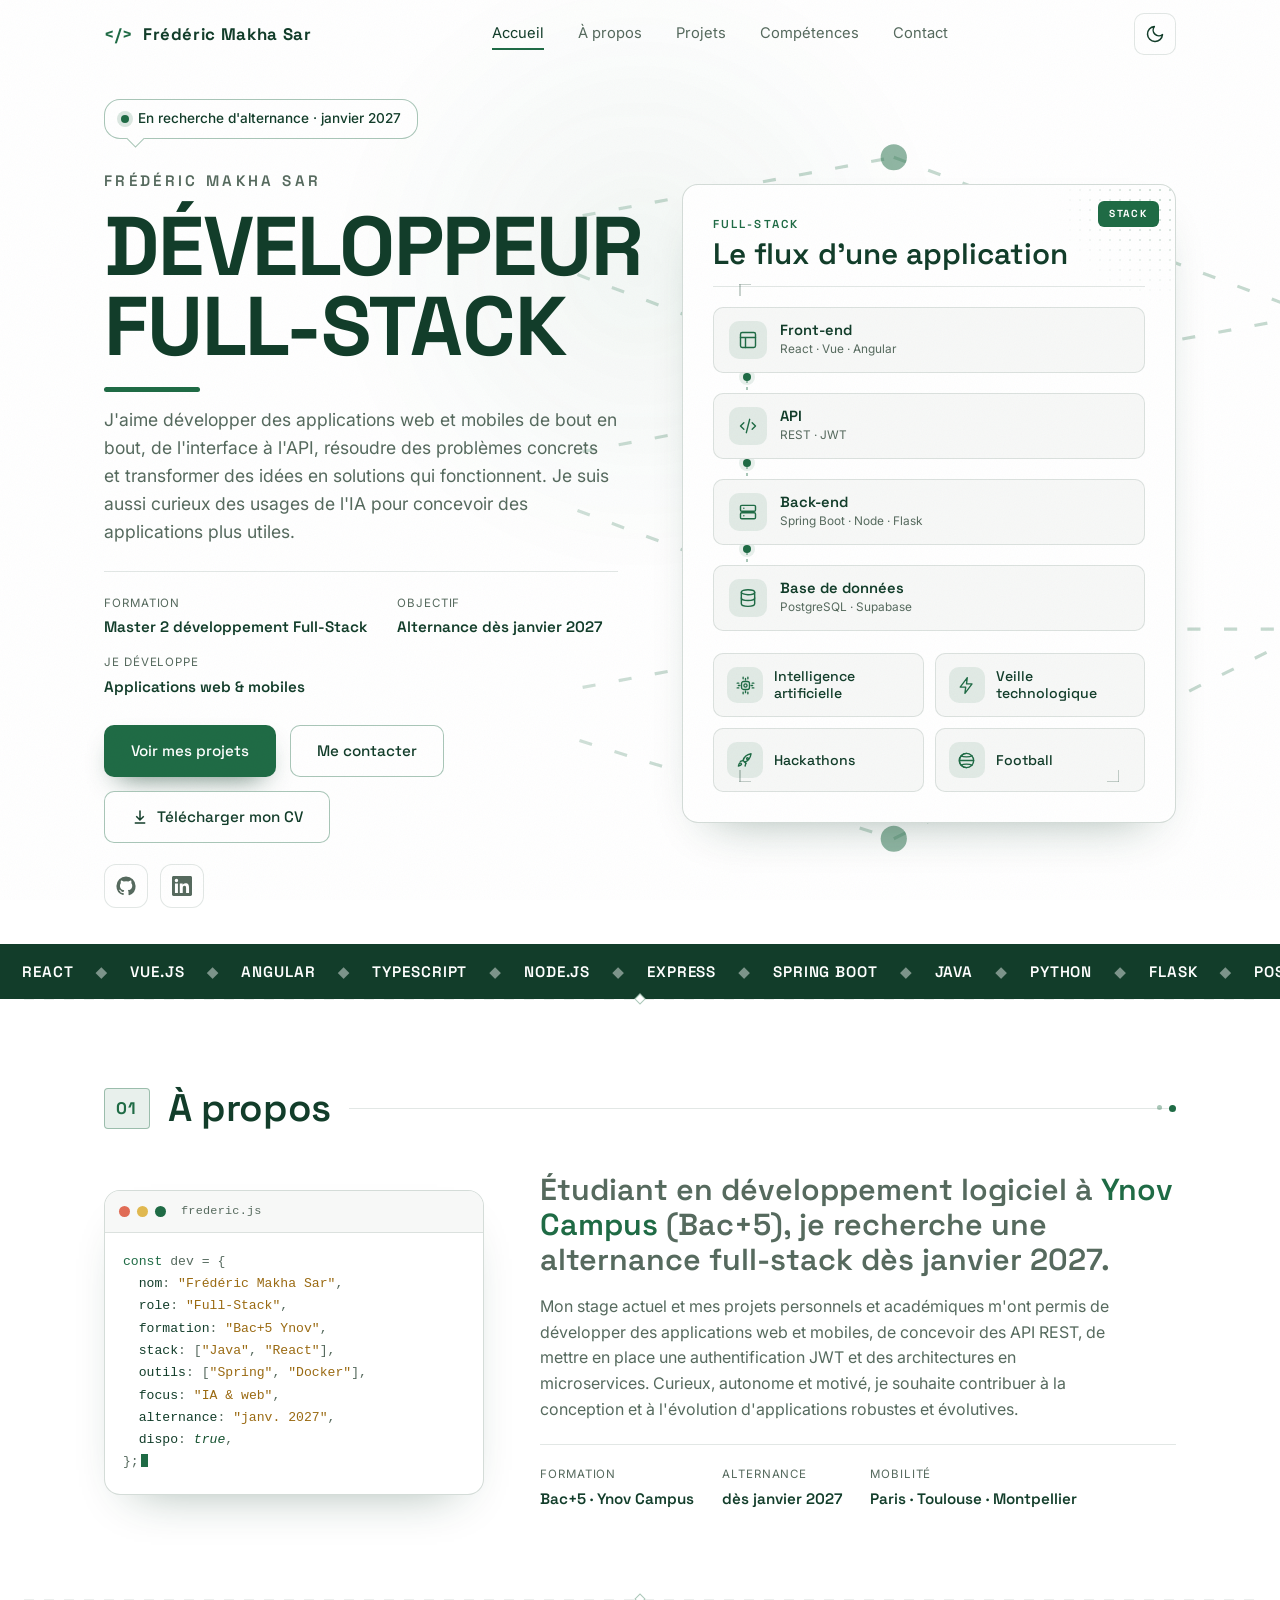
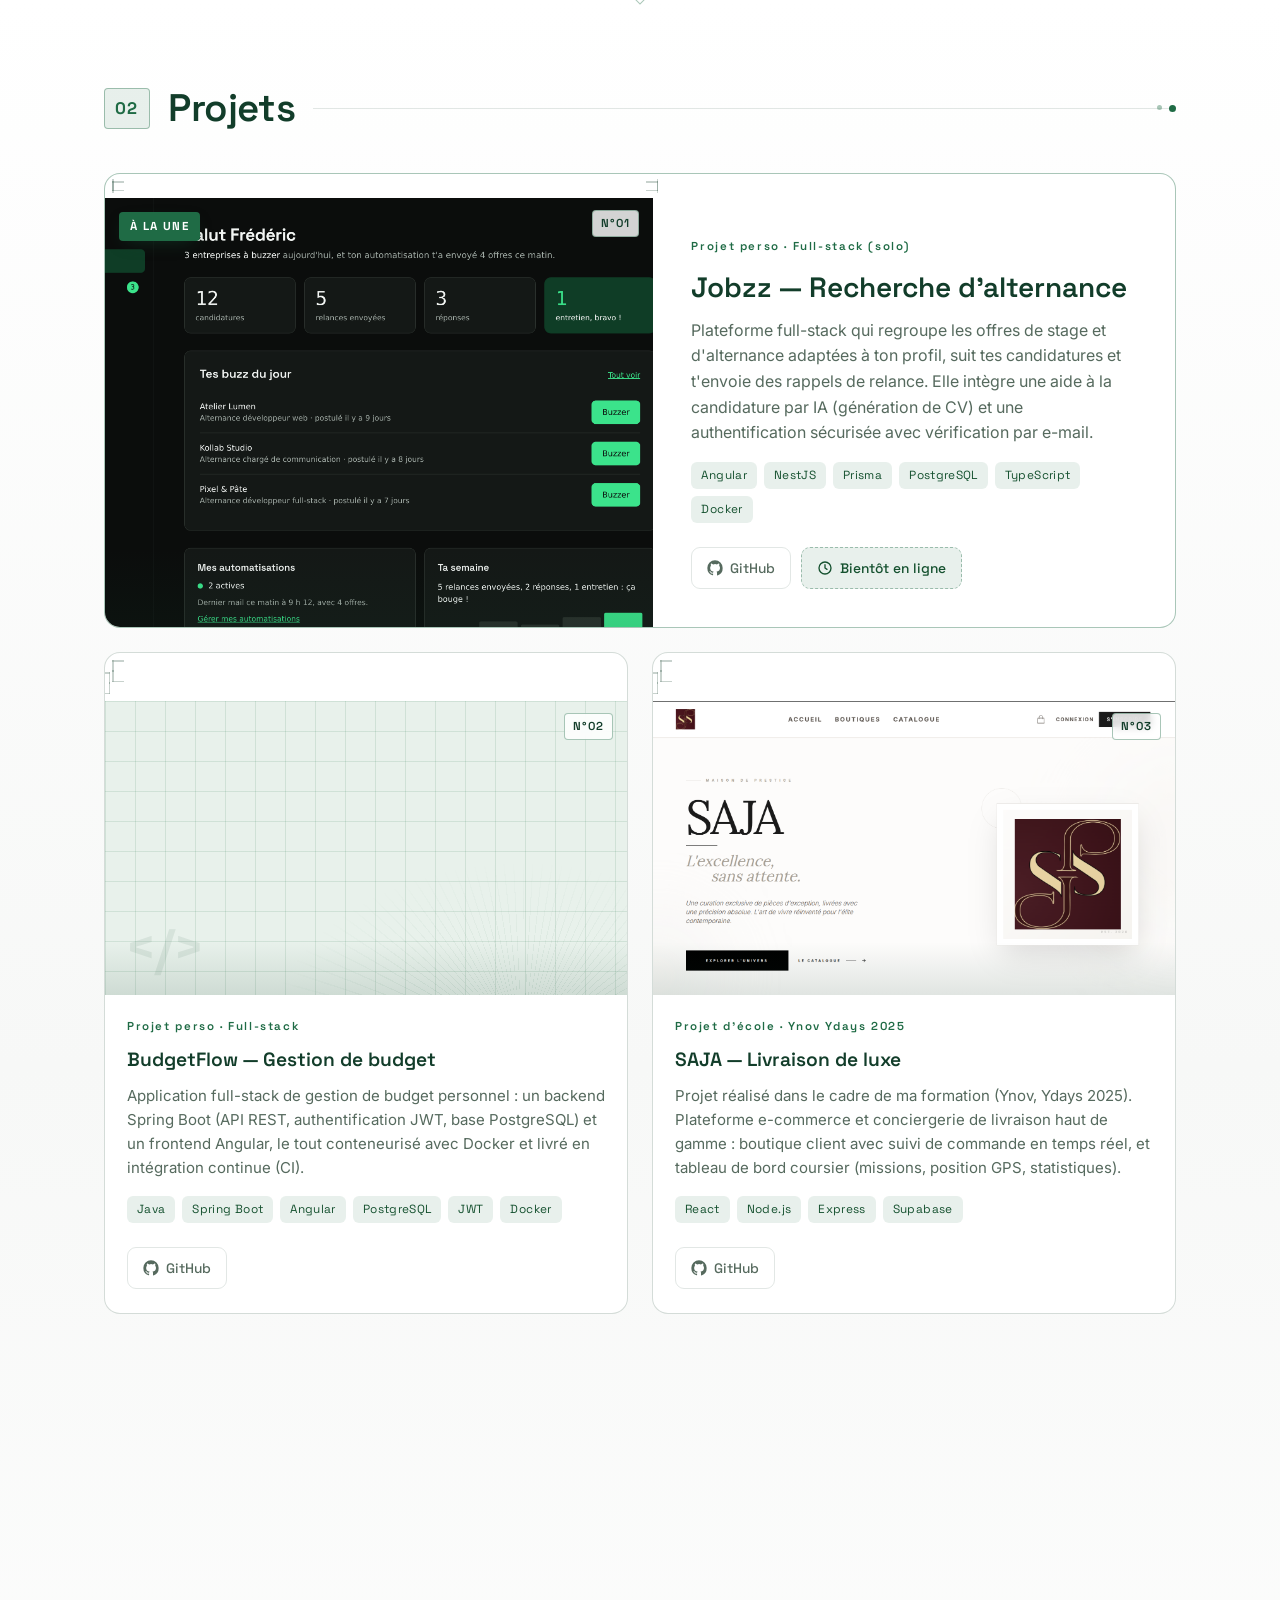
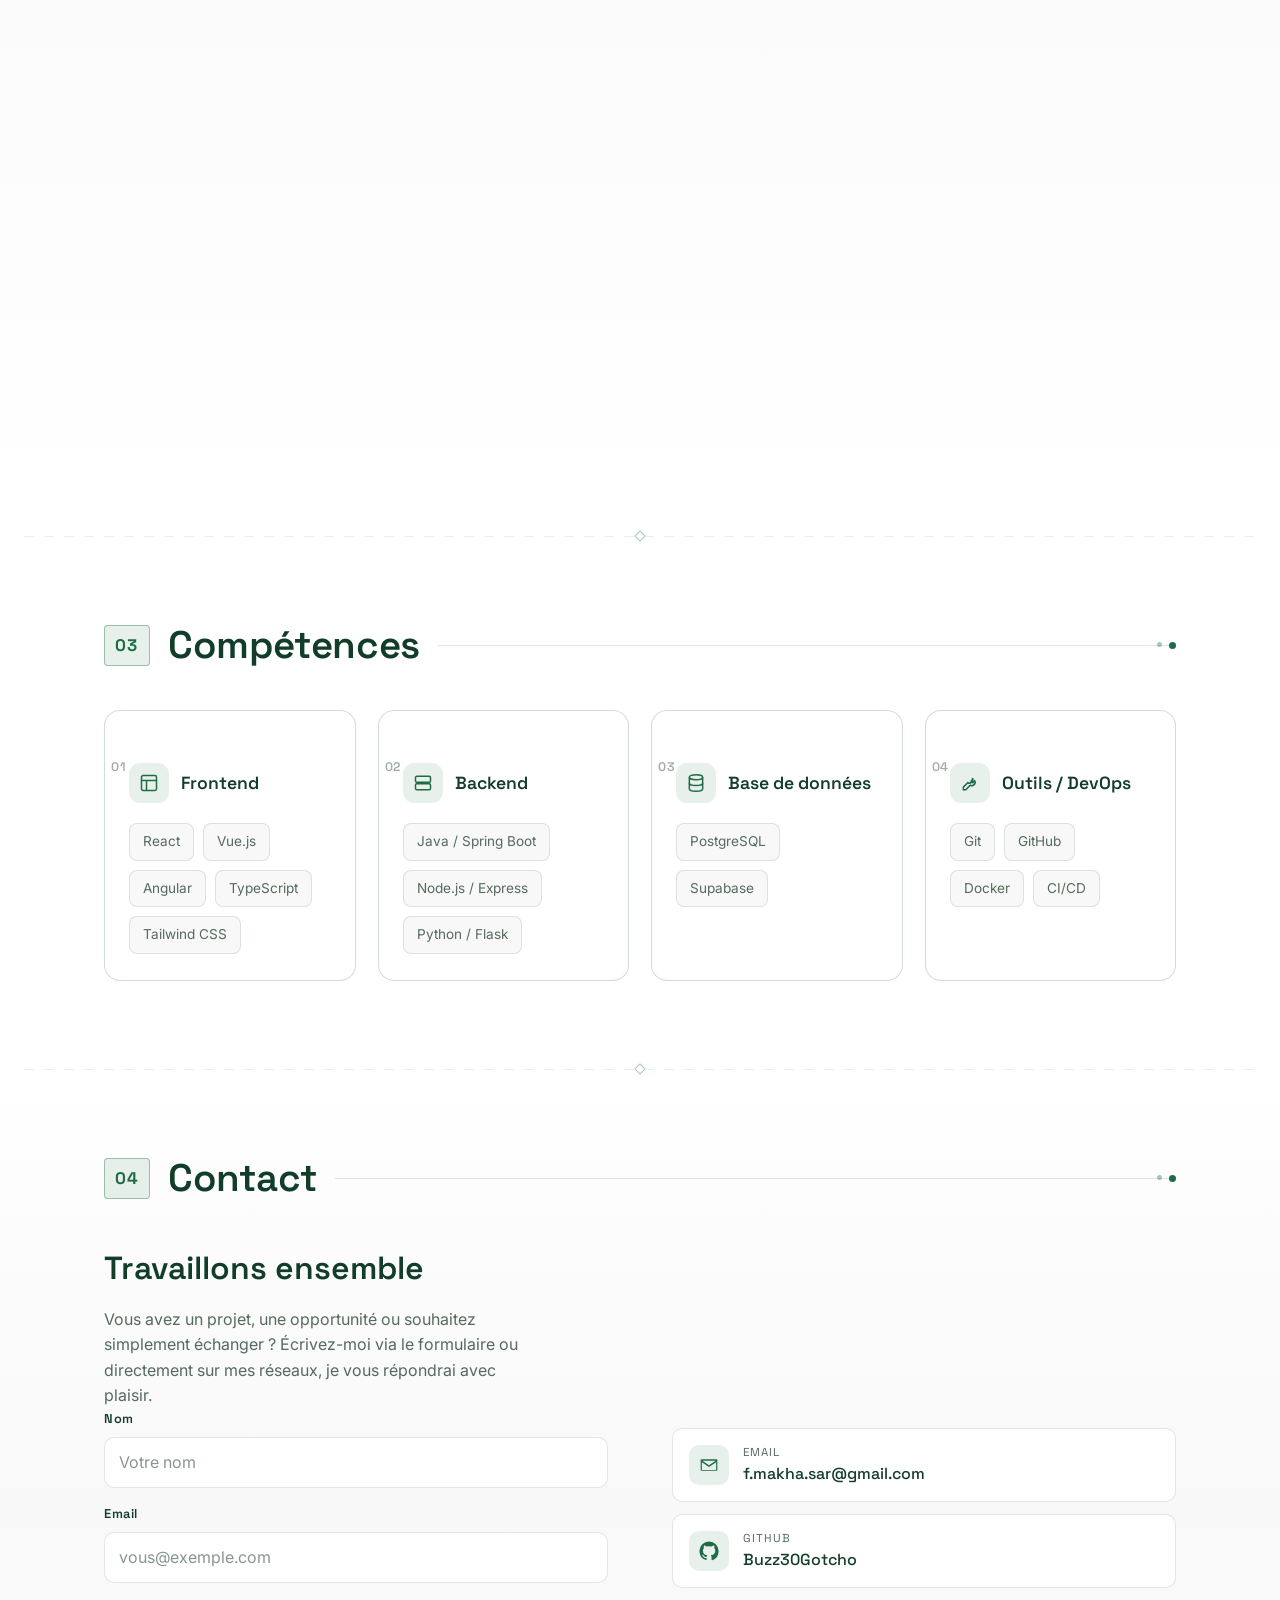
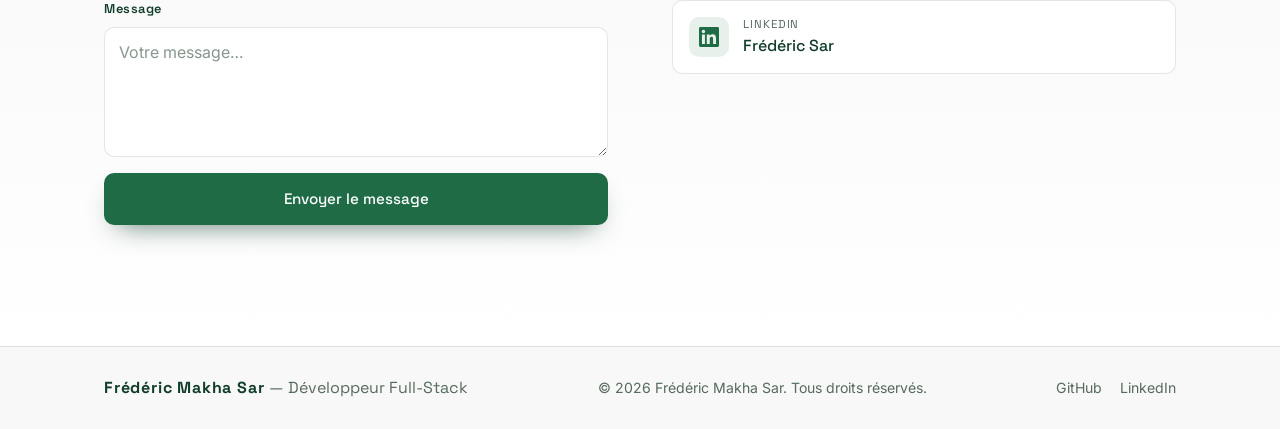
<file: docs/index.html>
<!DOCTYPE html>
<html lang="fr">
<head>
  <meta charset="UTF-8" />
  <meta name="viewport" content="width=device-width, initial-scale=1.0" />

  <title>Frédéric Makha Sar — Développeur Full-Stack</title>
  <meta name="description" content="Portfolio de Frédéric Makha Sar, développeur Full-Stack. J'aime concevoir des sites et des applications web modernes, performantes et bien pensées." />
  <meta name="author" content="Frédéric Makha Sar" />
  <meta name="theme-color" content="#FFFFFF" />

  <!-- Thème appliqué avant le rendu pour éviter le flash (clair / sombre) -->
  <script>
    (function () {
      try {
        var saved = localStorage.getItem("theme");
        var prefersDark = window.matchMedia("(prefers-color-scheme: dark)").matches;
        var theme = saved || (prefersDark ? "dark" : "light");
        document.documentElement.setAttribute("data-theme", theme);
      } catch (e) {}
    })();
  </script>

  <!-- Open Graph -->
  <meta property="og:type" content="website" />
  <meta property="og:title" content="Frédéric Makha Sar — Développeur Full-Stack" />
  <meta property="og:description" content="J'aime concevoir des sites et des applications web modernes, performantes et adaptées aux besoins des utilisateurs." />
  <meta property="og:image" content="https://buzz30gotcho.github.io/buzz-portfolio/assets/images/og-image.png" />
  <meta property="og:image:width" content="1200" />
  <meta property="og:image:height" content="630" />
  <meta property="og:image:alt" content="Frédéric Makha Sar — Développeur Full-Stack" />
  <meta property="og:url" content="https://buzz30gotcho.github.io/buzz-portfolio/" />

  <!-- Twitter -->
  <meta name="twitter:card" content="summary_large_image" />
  <meta name="twitter:title" content="Frédéric Makha Sar — Développeur Full-Stack" />
  <meta name="twitter:description" content="J'aime concevoir des sites et des applications web modernes, performantes et adaptées aux besoins des utilisateurs." />
  <meta name="twitter:image" content="https://buzz30gotcho.github.io/buzz-portfolio/assets/images/og-image.png" />

  <link rel="canonical" href="https://buzz30gotcho.github.io/buzz-portfolio/" />
  <link rel="icon" type="image/svg+xml" href="assets/icons/favicon.svg" />
  <link rel="preconnect" href="https://fonts.googleapis.com" />
  <link rel="preconnect" href="https://fonts.gstatic.com" crossorigin />
  <link href="https://fonts.googleapis.com/css2?family=Space+Grotesk:wght@400;500;600;700&family=Inter:wght@400;500;600&display=swap" rel="stylesheet" />

  <link rel="stylesheet" href="css/style.css" />

  <!-- Données structurées (SEO) -->
  <script type="application/ld+json">
  {
    "@context": "https://schema.org",
    "@type": "Person",
    "name": "Frédéric Makha Sar",
    "jobTitle": "Développeur Full-Stack",
    "url": "https://buzz30gotcho.github.io/buzz-portfolio/",
    "email": "mailto:f.makha.sar@gmail.com",
    "sameAs": [
      "https://github.com/Buzz30Gotcho",
      "https://www.linkedin.com/in/frederic-sar-a377061a3/"
    ]
  }
  </script>
</head>
<body>
  <a class="skip-link" href="#main">Aller au contenu</a>
  <div class="grain" aria-hidden="true"></div>
  <div class="progress" id="progress" aria-hidden="true"></div>

  <!-- ===== Navbar ===== -->
  <header class="nav" id="nav">
    <div class="container nav__inner">
      <a href="#home" class="nav__brand" aria-label="Frédéric Makha Sar — accueil">
        <span class="nav__logo">&lt;/&gt;</span>
        <span class="nav__name">Frédéric&nbsp;Makha&nbsp;Sar</span>
      </a>

      <nav class="nav__menu" id="nav-menu" aria-label="Navigation principale">
        <ul class="nav__list">
          <li><a href="#home" class="nav__link">Accueil</a></li>
          <li><a href="#about" class="nav__link">À propos</a></li>
          <li><a href="#projects" class="nav__link">Projets</a></li>
          <li><a href="#skills" class="nav__link">Compétences</a></li>
          <li><a href="#contact" class="nav__link">Contact</a></li>
        </ul>
      </nav>

      <button class="theme-toggle" id="theme-toggle" type="button" aria-label="Basculer le thème sombre">
        <svg class="icon-moon" viewBox="0 0 24 24" aria-hidden="true"><path d="M21 12.8A9 9 0 1 1 11.2 3a7 7 0 0 0 9.8 9.8z"/></svg>
        <svg class="icon-sun" viewBox="0 0 24 24" aria-hidden="true"><circle cx="12" cy="12" r="4.5"/><path d="M12 2v2.5M12 19.5V22M2 12h2.5M19.5 12H22M4.9 4.9l1.8 1.8M17.3 17.3l1.8 1.8M19.1 4.9l-1.8 1.8M6.7 17.3l-1.8 1.8"/></svg>
      </button>

      <button class="nav__toggle" id="nav-toggle" aria-label="Ouvrir le menu" aria-expanded="false" aria-controls="nav-menu">
        <span></span><span></span><span></span>
      </button>
    </div>
  </header>

  <main id="main">
    <!-- ===== Hero ===== -->
    <section class="hero" id="home">
      <div class="hero__glow" aria-hidden="true"></div>
      <!-- Réseau de neurones animé — ambiance tech / IA, discret -->
      <div class="hero__ai" aria-hidden="true">
        <svg viewBox="0 0 480 360" preserveAspectRatio="xMidYMid slice">
          <g class="ai-edges">
            <line x1="70" y1="90" x2="230" y2="60"/>
            <line x1="70" y1="90" x2="230" y2="150"/>
            <line x1="70" y1="180" x2="230" y2="150"/>
            <line x1="70" y1="180" x2="230" y2="240"/>
            <line x1="70" y1="270" x2="230" y2="240"/>
            <line x1="70" y1="270" x2="230" y2="320"/>
            <line x1="230" y1="60" x2="390" y2="120"/>
            <line x1="230" y1="150" x2="390" y2="120"/>
            <line x1="230" y1="240" x2="390" y2="240"/>
            <line x1="230" y1="320" x2="390" y2="240"/>
          </g>
          <g class="ai-nodes">
            <circle cx="70" cy="90" r="5"/>
            <circle cx="70" cy="180" r="5"/>
            <circle cx="70" cy="270" r="5"/>
            <circle cx="230" cy="60" r="5"/>
            <circle cx="230" cy="150" r="5"/>
            <circle cx="230" cy="240" r="5"/>
            <circle cx="230" cy="320" r="5"/>
            <circle cx="390" cy="120" r="5"/>
            <circle cx="390" cy="240" r="5"/>
          </g>
        </svg>
      </div>

      <div class="container hero__inner">
        <div class="hero__intro">
          <p class="hero__eyebrow reveal">
            <span class="hero__status" aria-hidden="true"></span>
            En recherche d'alternance · janvier 2027
          </p>

          <p class="hero__name reveal">Frédéric Makha Sar</p>

          <div class="hero__title-wrap reveal">
            <h1 class="hero__title">Développeur<br />Full-Stack</h1>
            <span class="hero__accent" aria-hidden="true"></span>
          </div>

          <p class="hero__tagline reveal">
            J'aime développer des applications web et mobiles de bout en bout,
            de l'interface à l'API, résoudre des problèmes concrets et transformer
            des idées en solutions qui fonctionnent. Je suis aussi curieux des
            usages de l'IA pour concevoir des applications plus utiles.
          </p>

          <ul class="hero__facts reveal">
            <li><span>Formation</span>Master 2 développement Full-Stack</li>
            <li><span>Objectif</span>Alternance dès janvier 2027</li>
            <li><span>Je développe</span>Applications web &amp; mobiles</li>
          </ul>

          <div class="hero__actions reveal">
            <a href="#projects" class="btn btn--primary">Voir mes projets</a>
            <a href="#contact" class="btn btn--ghost">Me contacter</a>
            <a href="cv-frederic-makha-sar.pdf" class="btn btn--ghost" download>
              <svg viewBox="0 0 24 24" width="18" height="18" fill="currentColor" aria-hidden="true"><path d="M12 3a1 1 0 0 1 1 1v9.6l3.3-3.3 1.4 1.4L12 17.4l-5.7-5.7 1.4-1.4L11 13.6V4a1 1 0 0 1 1-1ZM5 19h14v2H5v-2Z"/></svg>
              Télécharger mon CV
            </a>
          </div>

          <div class="hero__socials reveal">
            <a href="https://github.com/Buzz30Gotcho" class="social" target="_blank" rel="noopener noreferrer" aria-label="Profil GitHub">
              <svg viewBox="0 0 24 24" aria-hidden="true"><path d="M12 .5A11.5 11.5 0 0 0 .5 12a11.5 11.5 0 0 0 7.86 10.92c.57.1.78-.25.78-.55v-2c-3.2.7-3.87-1.37-3.87-1.37-.53-1.34-1.3-1.7-1.3-1.7-1.06-.72.08-.71.08-.71 1.17.08 1.79 1.2 1.79 1.2 1.04 1.79 2.74 1.27 3.4.97.11-.76.41-1.27.74-1.56-2.55-.29-5.24-1.28-5.24-5.68 0-1.26.45-2.28 1.18-3.08-.12-.29-.51-1.46.11-3.05 0 0 .97-.31 3.18 1.18a11 11 0 0 1 5.8 0c2.2-1.49 3.17-1.18 3.17-1.18.63 1.59.23 2.76.12 3.05.74.8 1.18 1.82 1.18 3.08 0 4.41-2.69 5.38-5.25 5.67.42.36.8 1.08.8 2.18v3.23c0 .31.2.66.79.55A11.5 11.5 0 0 0 23.5 12 11.5 11.5 0 0 0 12 .5Z"/></svg>
            </a>
            <a href="https://www.linkedin.com/in/frederic-sar-a377061a3/" class="social" target="_blank" rel="noopener noreferrer" aria-label="Profil LinkedIn">
              <svg viewBox="0 0 24 24" aria-hidden="true"><path d="M20.45 20.45h-3.56v-5.57c0-1.33-.02-3.04-1.85-3.04-1.85 0-2.13 1.45-2.13 2.94v5.67H9.35V9h3.42v1.56h.05c.48-.9 1.64-1.85 3.37-1.85 3.6 0 4.27 2.37 4.27 5.46v6.28zM5.34 7.43a2.07 2.07 0 1 1 0-4.14 2.07 2.07 0 0 1 0 4.14zM7.12 20.45H3.55V9h3.57v11.45zM22.22 0H1.77C.79 0 0 .77 0 1.73v20.54C0 23.23.79 24 1.77 24h20.45c.98 0 1.78-.77 1.78-1.73V1.73C24 .77 23.2 0 22.22 0z"/></svg>
            </a>
          </div>
        </div>

        <aside class="hero__side panel reveal" id="hero-side" aria-label="Mon profil de développeur">
          <span class="panel__tag" aria-hidden="true">STACK</span>
          <span class="corner corner--tl" aria-hidden="true"></span>
          <span class="corner corner--tr" aria-hidden="true"></span>
          <span class="corner corner--bl" aria-hidden="true"></span>
          <span class="corner corner--br" aria-hidden="true"></span>
          <div class="hero__side-head">
            <span class="hero__side-kicker">Full-stack</span>
            <h2 class="hero__side-title">Le flux d'une application</h2>
          </div>

          <!-- Signature : le parcours d'une donnée à travers la stack -->
          <div class="stack" id="stack" aria-label="De l'interface à la base de données, en passant par l'API et le back-end">
            <!-- Flux full-stack injecté depuis js/script.js -->
          </div>

          <div class="passions" id="passions-grid">
            <!-- Passions injectées depuis js/script.js -->
          </div>
        </aside>
      </div>

    </section>

    <!-- ===== Bandeau défilant (stack) ===== -->
    <div class="marquee" aria-hidden="true">
      <div class="marquee__track" id="marquee">
        <!-- Items injectés depuis js/script.js -->
      </div>
    </div>

    <!-- ===== À propos ===== -->
    <section class="section" id="about">
      <div class="container">
        <header class="section__head reveal">
          <span class="section__index">01</span>
          <div class="section__heading">
            <h2 class="section__title">À propos</h2>
          </div>
          <span class="section__rule" aria-hidden="true"></span>
        </header>

        <div class="about">
          <div class="about__terminal reveal" role="img" aria-label="Carte de présentation : Frédéric Makha Sar, développeur Full-Stack, formation Bac+5 à Ynov Campus, stack Java, React, Spring Boot et Docker, en recherche d'alternance dès janvier 2027 sur Paris, Toulouse ou Montpellier.">
            <div class="term__bar" aria-hidden="true">
              <span class="term__dot"></span>
              <span class="term__dot"></span>
              <span class="term__dot"></span>
              <span class="term__file">frederic.js</span>
            </div>
<pre class="term__body" aria-hidden="true"><code><span class="tok-kw">const</span> dev = {
  <span class="tok-key">nom</span>: <span class="tok-str">"Frédéric Makha Sar"</span>,
  <span class="tok-key">role</span>: <span class="tok-str">"Full-Stack"</span>,
  <span class="tok-key">formation</span>: <span class="tok-str">"Bac+5 Ynov"</span>,
  <span class="tok-key">stack</span>: [<span class="tok-str">"Java"</span>, <span class="tok-str">"React"</span>],
  <span class="tok-key">outils</span>: [<span class="tok-str">"Spring"</span>, <span class="tok-str">"Docker"</span>],
  <span class="tok-key">focus</span>: <span class="tok-str">"IA &amp; web"</span>,
  <span class="tok-key">alternance</span>: <span class="tok-str">"janv. 2027"</span>,
  <span class="tok-key">dispo</span>: <span class="tok-bool">true</span>,
};<span class="term__cursor"></span></code></pre>
          </div>

          <div class="about__body reveal">
            <p class="about__lead">
              Étudiant en développement logiciel à <strong>Ynov Campus</strong>
              (Bac+5), je recherche une alternance full-stack dès janvier 2027.
            </p>
            <p>
              Mon stage actuel et mes projets personnels et académiques m'ont
              permis de développer des applications web et mobiles, de concevoir
              des API REST, de mettre en place une authentification JWT et des
              architectures en microservices. Curieux, autonome et motivé, je
              souhaite contribuer à la conception et à l'évolution d'applications
              robustes et évolutives.
            </p>

            <ul class="about__meta">
              <li><span>Formation</span>Bac+5 · Ynov Campus</li>
              <li><span>Alternance</span>dès janvier 2027</li>
              <li><span>Mobilité</span>Paris · Toulouse · Montpellier</li>
            </ul>
          </div>
        </div>
      </div>
    </section>

    <!-- ===== Projets ===== -->
    <section class="section section--alt" id="projects">
      <div class="container">
        <header class="section__head reveal">
          <span class="section__index">02</span>
          <div class="section__heading">
            <h2 class="section__title">Projets</h2>
          </div>
          <span class="section__rule" aria-hidden="true"></span>
        </header>

        <div class="projects" id="projects-grid">
          <!-- Cartes de projets injectées depuis js/script.js -->
        </div>
      </div>
    </section>

    <!-- ===== Compétences ===== -->
    <section class="section" id="skills">
      <div class="container">
        <header class="section__head reveal">
          <span class="section__index">03</span>
          <div class="section__heading">
            <h2 class="section__title">Compétences</h2>
          </div>
          <span class="section__rule" aria-hidden="true"></span>
        </header>

        <div class="skills" id="skills-grid">
          <!-- Catégories injectées depuis js/script.js -->
        </div>
      </div>
    </section>

    <!-- ===== Contact ===== -->
    <section class="section section--alt" id="contact">
      <div class="container">
        <header class="section__head reveal">
          <span class="section__index">04</span>
          <div class="section__heading">
            <h2 class="section__title">Contact</h2>
          </div>
          <span class="section__rule" aria-hidden="true"></span>
        </header>

        <div class="contact">
          <div class="contact__intro reveal">
            <h3 class="contact__lead">Travaillons ensemble</h3>
            <p>
              Vous avez un projet, une opportunité ou souhaitez simplement
              échanger ? Écrivez-moi via le formulaire ou directement sur
              mes réseaux, je vous répondrai avec plaisir.
            </p>

            <!-- Formulaire connecté à Formspree -->
            <form
              class="contact__form"
              id="contact-form"
              action="https://formspree.io/f/mbggznrj"
              method="POST"
            >
              <div class="field">
                <label for="cf-name">Nom</label>
                <input type="text" id="cf-name" name="name" autocomplete="name" placeholder="Votre nom" required />
              </div>
              <div class="field">
                <label for="cf-email">Email</label>
                <input type="email" id="cf-email" name="email" autocomplete="email" placeholder="vous@exemple.com" required />
              </div>
              <div class="field">
                <label for="cf-message">Message</label>
                <textarea id="cf-message" name="message" placeholder="Votre message…" required></textarea>
              </div>
              <!-- Piège à robots : laissé vide par les humains -->
              <div class="field field--hp" aria-hidden="true">
                <label for="cf-company">Ne pas remplir</label>
                <input type="text" id="cf-company" name="_gotcha" tabindex="-1" autocomplete="off" />
              </div>
              <button type="submit" class="btn btn--primary btn--block">Envoyer le message</button>
              <p class="contact__status" id="contact-status" role="status" aria-live="polite"></p>
            </form>
          </div>

          <ul class="contact__links reveal">
            <li>
              <a href="mailto:f.makha.sar@gmail.com" class="contact__link">
                <span class="contact__icon" aria-hidden="true">
                  <svg viewBox="0 0 24 24"><path d="M3 5h18a1 1 0 0 1 1 1v12a1 1 0 0 1-1 1H3a1 1 0 0 1-1-1V6a1 1 0 0 1 1-1Zm9 7.2 8-5.2H4l8 5.2Zm0 2.3L3.4 8.6V18h17.2V8.6L12 14.5Z"/></svg>
                </span>
                <span class="contact__text"><small>Email</small>f.makha.sar@gmail.com</span>
              </a>
            </li>
            <li>
              <a href="https://github.com/Buzz30Gotcho" class="contact__link" target="_blank" rel="noopener noreferrer">
                <span class="contact__icon" aria-hidden="true">
                  <svg viewBox="0 0 24 24"><path d="M12 .5A11.5 11.5 0 0 0 .5 12a11.5 11.5 0 0 0 7.86 10.92c.57.1.78-.25.78-.55v-2c-3.2.7-3.87-1.37-3.87-1.37-.53-1.34-1.3-1.7-1.3-1.7-1.06-.72.08-.71.08-.71 1.17.08 1.79 1.2 1.79 1.2 1.04 1.79 2.74 1.27 3.4.97.11-.76.41-1.27.74-1.56-2.55-.29-5.24-1.28-5.24-5.68 0-1.26.45-2.28 1.18-3.08-.12-.29-.51-1.46.11-3.05 0 0 .97-.31 3.18 1.18a11 11 0 0 1 5.8 0c2.2-1.49 3.17-1.18 3.17-1.18.63 1.59.23 2.76.12 3.05.74.8 1.18 1.82 1.18 3.08 0 4.41-2.69 5.38-5.25 5.67.42.36.8 1.08.8 2.18v3.23c0 .31.2.66.79.55A11.5 11.5 0 0 0 23.5 12 11.5 11.5 0 0 0 12 .5Z"/></svg>
                </span>
                <span class="contact__text"><small>GitHub</small>Buzz30Gotcho</span>
              </a>
            </li>
            <li>
              <a href="https://www.linkedin.com/in/frederic-sar-a377061a3/" class="contact__link" target="_blank" rel="noopener noreferrer">
                <span class="contact__icon" aria-hidden="true">
                  <svg viewBox="0 0 24 24"><path d="M20.45 20.45h-3.56v-5.57c0-1.33-.02-3.04-1.85-3.04-1.85 0-2.13 1.45-2.13 2.94v5.67H9.35V9h3.42v1.56h.05c.48-.9 1.64-1.85 3.37-1.85 3.6 0 4.27 2.37 4.27 5.46v6.28zM5.34 7.43a2.07 2.07 0 1 1 0-4.14 2.07 2.07 0 0 1 0 4.14zM7.12 20.45H3.55V9h3.57v11.45zM22.22 0H1.77C.79 0 0 .77 0 1.73v20.54C0 23.23.79 24 1.77 24h20.45c.98 0 1.78-.77 1.78-1.73V1.73C24 .77 23.2 0 22.22 0z"/></svg>
                </span>
                <span class="contact__text"><small>LinkedIn</small>Frédéric Sar</span>
              </a>
            </li>
          </ul>
        </div>
      </div>
    </section>
  </main>

  <!-- ===== Footer ===== -->
  <footer class="footer">
    <div class="container footer__inner">
      <p class="footer__brand">Frédéric Makha Sar <span>— Développeur Full-Stack</span></p>
      <p class="footer__copy">&copy; <span id="year"></span> Frédéric Makha Sar. Tous droits réservés.</p>
      <div class="footer__socials">
        <a href="https://github.com/Buzz30Gotcho" target="_blank" rel="noopener noreferrer" aria-label="GitHub">GitHub</a>
        <a href="https://www.linkedin.com/in/frederic-sar-a377061a3/" target="_blank" rel="noopener noreferrer" aria-label="LinkedIn">LinkedIn</a>
      </div>
    </div>
  </footer>

  <script src="js/script.js" defer></script>
</body>
</html>
</file>
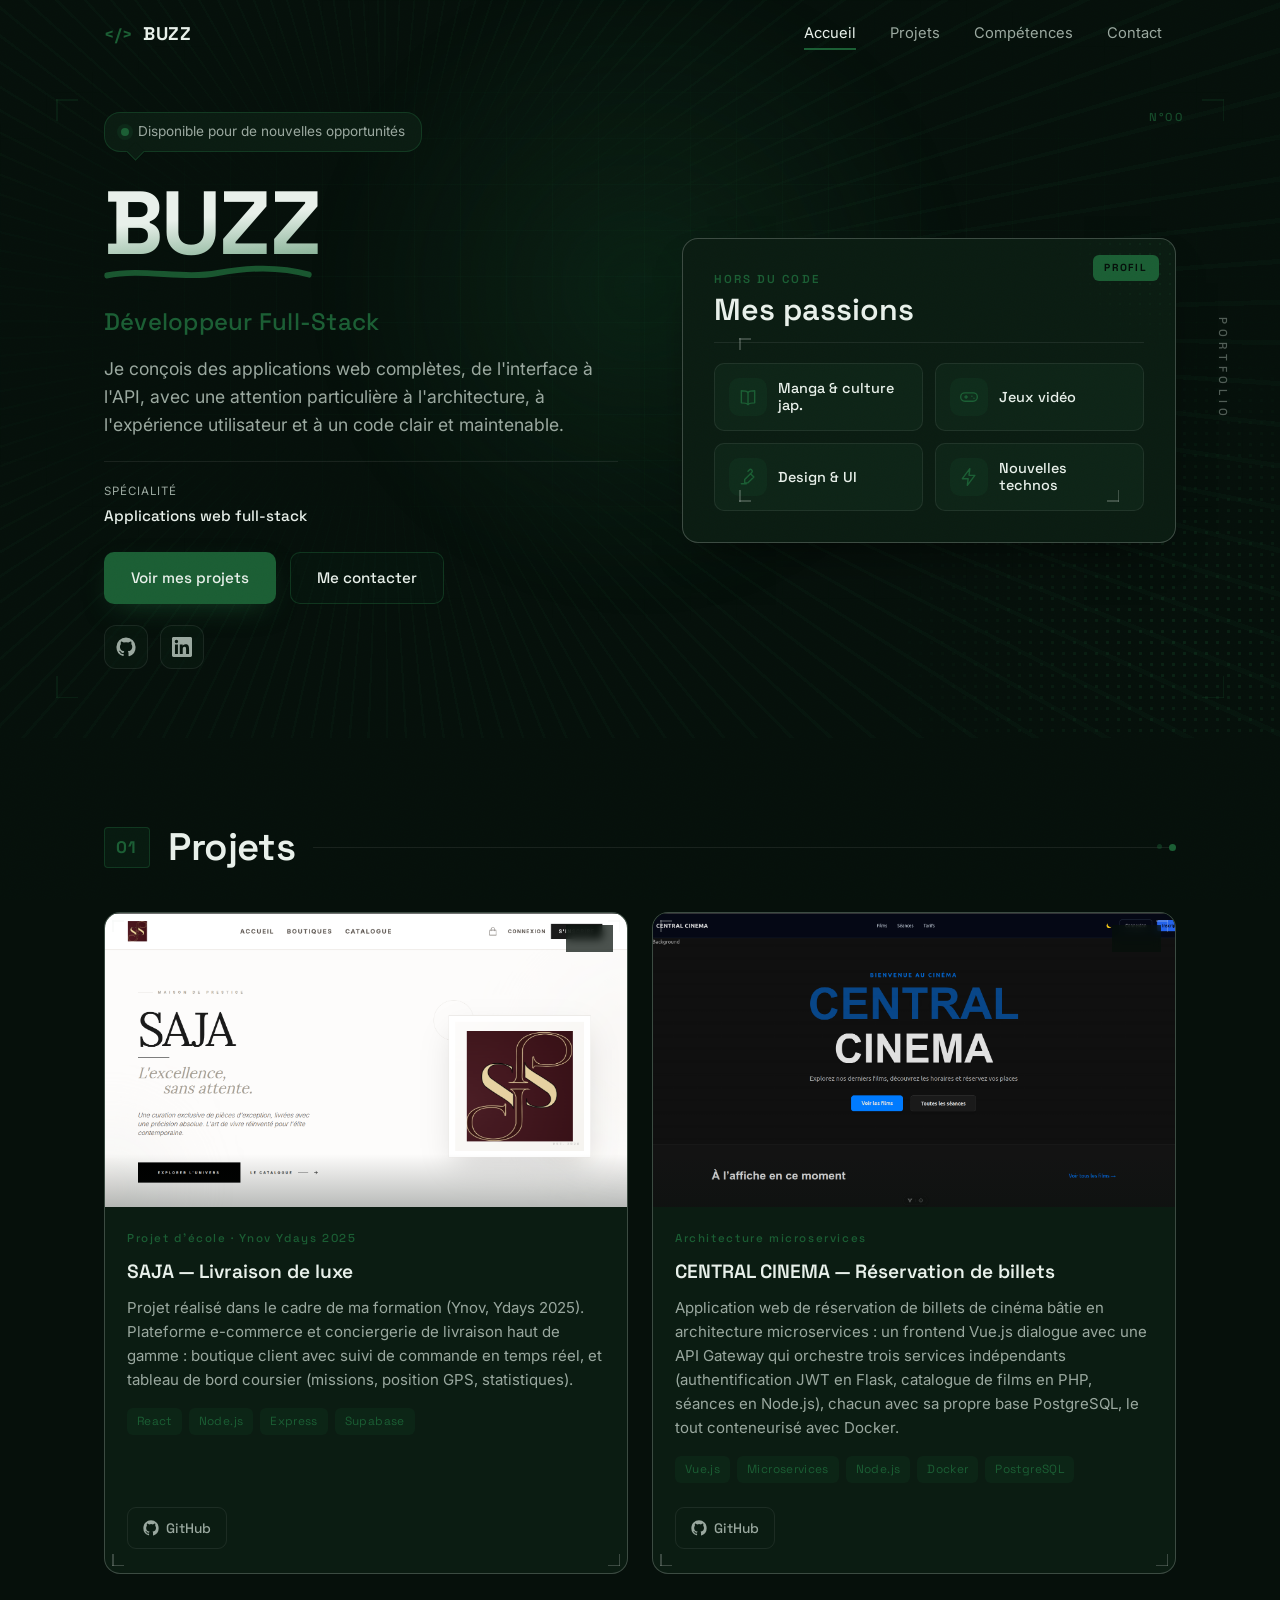
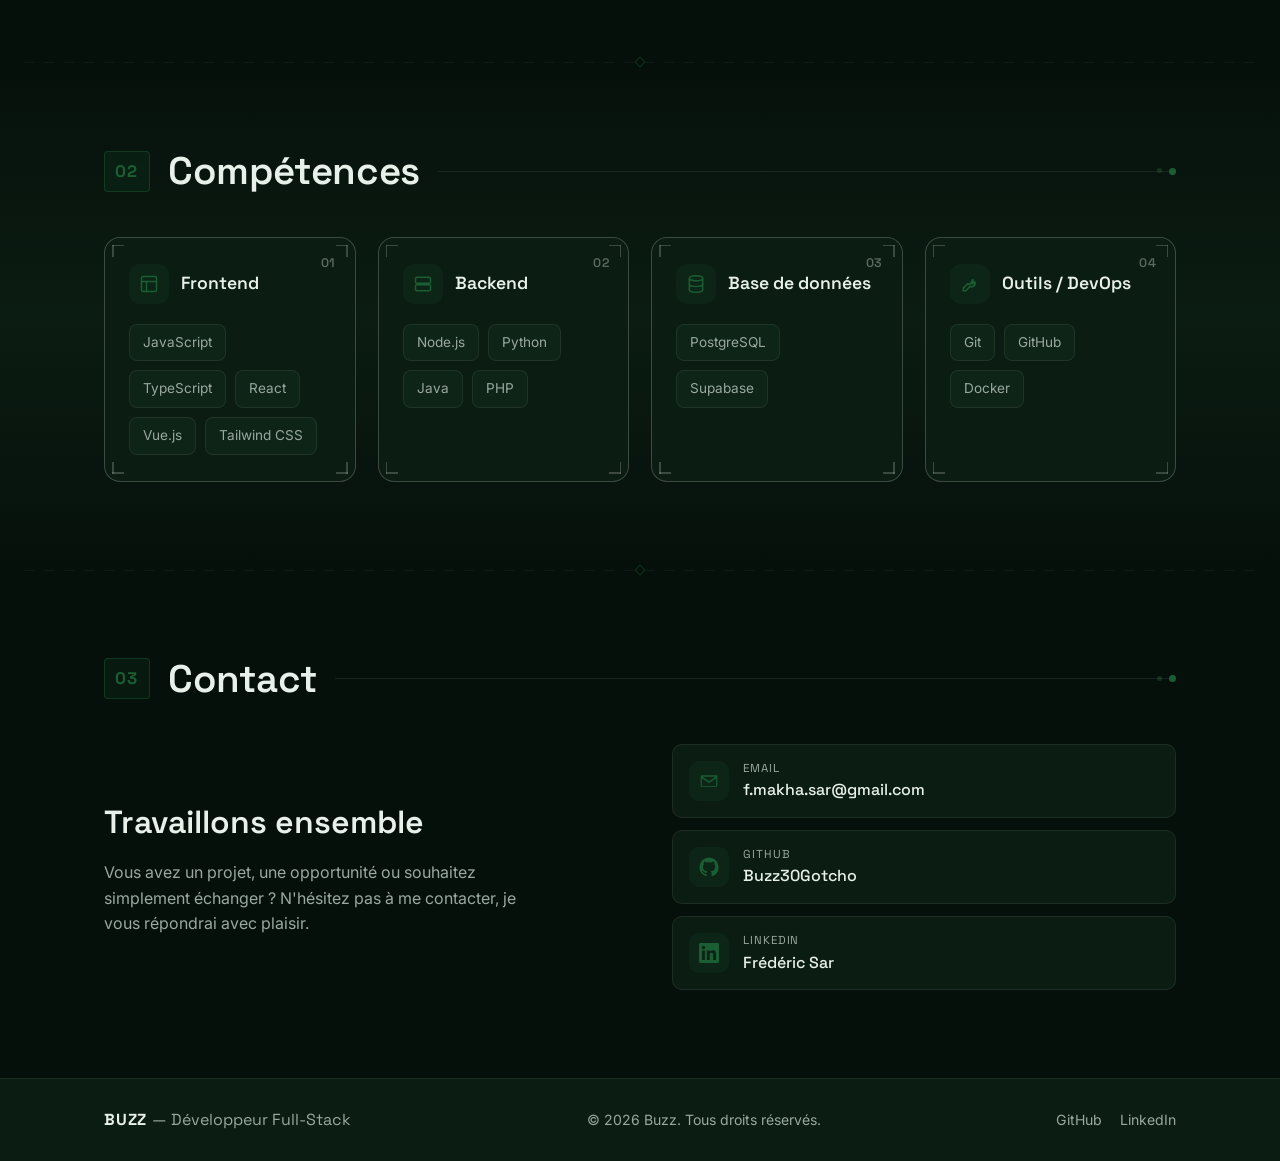
<file: portfolio/index.html>
<!DOCTYPE html>
<html lang="fr">
<head>
  <meta charset="UTF-8" />
  <meta name="viewport" content="width=device-width, initial-scale=1.0" />

  <title>BUZZ — Développeur Full-Stack</title>
  <meta name="description" content="Portfolio de BUZZ, développeur Full-Stack. Je conçois et développe des applications web modernes, performantes et bien pensées." />
  <meta name="author" content="BUZZ" />
  <meta name="theme-color" content="#06100B" />

  <!-- Open Graph -->
  <meta property="og:type" content="website" />
  <meta property="og:title" content="BUZZ — Développeur Full-Stack" />
  <meta property="og:description" content="Je conçois et développe des applications web modernes, performantes et adaptées aux besoins des utilisateurs." />
  <meta property="og:image" content="https://buzz30gotcho.github.io/buzz-portfolio/assets/images/og-image.svg" />
  <meta property="og:url" content="https://buzz30gotcho.github.io/buzz-portfolio/" />

  <!-- Twitter -->
  <meta name="twitter:card" content="summary_large_image" />
  <meta name="twitter:title" content="BUZZ — Développeur Full-Stack" />
  <meta name="twitter:description" content="Je conçois et développe des applications web modernes, performantes et adaptées aux besoins des utilisateurs." />
  <meta name="twitter:image" content="https://buzz30gotcho.github.io/buzz-portfolio/assets/images/og-image.svg" />

  <link rel="canonical" href="https://buzz30gotcho.github.io/buzz-portfolio/" />
  <link rel="icon" type="image/svg+xml" href="assets/icons/favicon.svg" />
  <link rel="preconnect" href="https://fonts.googleapis.com" />
  <link rel="preconnect" href="https://fonts.gstatic.com" crossorigin />
  <link href="https://fonts.googleapis.com/css2?family=Space+Grotesk:wght@400;500;600;700&family=Inter:wght@400;500;600&display=swap" rel="stylesheet" />

  <link rel="stylesheet" href="css/style.css" />

  <!-- Données structurées (SEO) -->
  <script type="application/ld+json">
  {
    "@context": "https://schema.org",
    "@type": "Person",
    "name": "Frédéric Sar",
    "alternateName": "BUZZ",
    "jobTitle": "Développeur Full-Stack",
    "url": "https://buzz30gotcho.github.io/buzz-portfolio/",
    "email": "mailto:f.makha.sar@gmail.com",
    "sameAs": [
      "https://github.com/Buzz30Gotcho",
      "https://www.linkedin.com/in/frederic-sar-a377061a3/"
    ]
  }
  </script>
</head>
<body>
  <a class="skip-link" href="#main">Aller au contenu</a>
  <div class="grain" aria-hidden="true"></div>

  <!-- ===== Navbar ===== -->
  <header class="nav" id="nav">
    <div class="container nav__inner">
      <a href="#home" class="nav__brand" aria-label="BUZZ — accueil">
        <span class="nav__logo">&lt;/&gt;</span>
        <span class="nav__name">BUZZ</span>
      </a>

      <nav class="nav__menu" id="nav-menu" aria-label="Navigation principale">
        <ul class="nav__list">
          <li><a href="#home" class="nav__link">Accueil</a></li>
          <li><a href="#projects" class="nav__link">Projets</a></li>
          <li><a href="#skills" class="nav__link">Compétences</a></li>
          <li><a href="#contact" class="nav__link">Contact</a></li>
        </ul>
      </nav>

      <button class="nav__toggle" id="nav-toggle" aria-label="Ouvrir le menu" aria-expanded="false" aria-controls="nav-menu">
        <span></span><span></span><span></span>
      </button>
    </div>
  </header>

  <main id="main">
    <!-- ===== Hero ===== -->
    <section class="hero" id="home">
      <div class="hero__grid" aria-hidden="true"></div>
      <div class="hero__speedlines" aria-hidden="true"></div>
      <div class="hero__glow" aria-hidden="true"></div>
      <div class="hero__halftone" aria-hidden="true"></div>
      <span class="hero__vertical" aria-hidden="true">PORTFOLIO</span>
      <span class="hero__frame-no" aria-hidden="true">N°00</span>
      <span class="corner corner--tl" aria-hidden="true"></span>
      <span class="corner corner--tr" aria-hidden="true"></span>
      <span class="corner corner--bl" aria-hidden="true"></span>
      <span class="corner corner--br" aria-hidden="true"></span>

      <div class="container hero__inner">
        <div class="hero__intro">
          <p class="hero__eyebrow reveal">
            <span class="hero__status" aria-hidden="true"></span>
            Disponible pour de nouvelles opportunités
          </p>

          <div class="hero__title-wrap reveal">
            <h1 class="hero__title">BUZZ</h1>
            <svg class="hero__brush" viewBox="0 0 320 24" preserveAspectRatio="none" aria-hidden="true">
              <path d="M4 15 C 60 6, 120 20, 175 12 S 280 6, 316 14" />
            </svg>
          </div>

          <p class="hero__role reveal">Développeur Full-Stack</p>
          <p class="hero__tagline reveal">
            Je conçois des applications web complètes, de l'interface à l'API,
            avec une attention particulière à l'architecture, à l'expérience
            utilisateur et à un code clair et maintenable.
          </p>

          <ul class="hero__facts reveal">
            <li><span>Spécialité</span>Applications web full-stack</li>
          </ul>

          <div class="hero__actions reveal">
            <a href="#projects" class="btn btn--primary">Voir mes projets</a>
            <a href="#contact" class="btn btn--ghost">Me contacter</a>
          </div>

          <div class="hero__socials reveal">
            <a href="https://github.com/Buzz30Gotcho" class="social" target="_blank" rel="noopener noreferrer" aria-label="Profil GitHub">
              <svg viewBox="0 0 24 24" aria-hidden="true"><path d="M12 .5A11.5 11.5 0 0 0 .5 12a11.5 11.5 0 0 0 7.86 10.92c.57.1.78-.25.78-.55v-2c-3.2.7-3.87-1.37-3.87-1.37-.53-1.34-1.3-1.7-1.3-1.7-1.06-.72.08-.71.08-.71 1.17.08 1.79 1.2 1.79 1.2 1.04 1.79 2.74 1.27 3.4.97.11-.76.41-1.27.74-1.56-2.55-.29-5.24-1.28-5.24-5.68 0-1.26.45-2.28 1.18-3.08-.12-.29-.51-1.46.11-3.05 0 0 .97-.31 3.18 1.18a11 11 0 0 1 5.8 0c2.2-1.49 3.17-1.18 3.17-1.18.63 1.59.23 2.76.12 3.05.74.8 1.18 1.82 1.18 3.08 0 4.41-2.69 5.38-5.25 5.67.42.36.8 1.08.8 2.18v3.23c0 .31.2.66.79.55A11.5 11.5 0 0 0 23.5 12 11.5 11.5 0 0 0 12 .5Z"/></svg>
            </a>
            <a href="https://www.linkedin.com/in/frederic-sar-a377061a3/" class="social" target="_blank" rel="noopener noreferrer" aria-label="Profil LinkedIn">
              <svg viewBox="0 0 24 24" aria-hidden="true"><path d="M20.45 20.45h-3.56v-5.57c0-1.33-.02-3.04-1.85-3.04-1.85 0-2.13 1.45-2.13 2.94v5.67H9.35V9h3.42v1.56h.05c.48-.9 1.64-1.85 3.37-1.85 3.6 0 4.27 2.37 4.27 5.46v6.28zM5.34 7.43a2.07 2.07 0 1 1 0-4.14 2.07 2.07 0 0 1 0 4.14zM7.12 20.45H3.55V9h3.57v11.45zM22.22 0H1.77C.79 0 0 .77 0 1.73v20.54C0 23.23.79 24 1.77 24h20.45c.98 0 1.78-.77 1.78-1.73V1.73C24 .77 23.2 0 22.22 0z"/></svg>
            </a>
          </div>
        </div>

        <aside class="hero__side panel reveal" id="hero-side" aria-label="Mes passions">
          <span class="panel__tag" aria-hidden="true">PROFIL</span>
          <span class="corner corner--tl" aria-hidden="true"></span>
          <span class="corner corner--tr" aria-hidden="true"></span>
          <span class="corner corner--bl" aria-hidden="true"></span>
          <span class="corner corner--br" aria-hidden="true"></span>
          <div class="hero__side-head">
            <span class="hero__side-kicker">Hors du code</span>
            <h2 class="hero__side-title">Mes passions</h2>
          </div>
          <div class="passions" id="passions-grid">
            <!-- Passions injectées depuis js/script.js -->
          </div>
        </aside>
      </div>

    </section>

    <!-- ===== Projets ===== -->
    <section class="section" id="projects">
      <div class="container">
        <header class="section__head reveal">
          <span class="section__index">01</span>
          <div class="section__heading">
            <h2 class="section__title">Projets</h2>
          </div>
          <span class="section__rule" aria-hidden="true"></span>
        </header>

        <div class="projects" id="projects-grid">
          <!-- Cartes de projets injectées depuis js/script.js -->
        </div>
      </div>
    </section>

    <!-- ===== Compétences ===== -->
    <section class="section section--alt" id="skills">
      <div class="container">
        <header class="section__head reveal">
          <span class="section__index">02</span>
          <div class="section__heading">
            <h2 class="section__title">Compétences</h2>
          </div>
          <span class="section__rule" aria-hidden="true"></span>
        </header>

        <div class="skills" id="skills-grid">
          <!-- Catégories injectées depuis js/script.js -->
        </div>
      </div>
    </section>

    <!-- ===== Contact ===== -->
    <section class="section" id="contact">
      <div class="container">
        <header class="section__head reveal">
          <span class="section__index">03</span>
          <div class="section__heading">
            <h2 class="section__title">Contact</h2>
          </div>
          <span class="section__rule" aria-hidden="true"></span>
        </header>

        <div class="contact">
          <div class="contact__intro reveal">
            <h3 class="contact__lead">Travaillons ensemble</h3>
            <p>
              Vous avez un projet, une opportunité ou souhaitez simplement
              échanger ? N'hésitez pas à me contacter, je vous répondrai
              avec plaisir.
            </p>
          </div>

          <ul class="contact__links reveal">
            <li>
              <a href="mailto:f.makha.sar@gmail.com" class="contact__link">
                <span class="contact__icon" aria-hidden="true">
                  <svg viewBox="0 0 24 24"><path d="M3 5h18a1 1 0 0 1 1 1v12a1 1 0 0 1-1 1H3a1 1 0 0 1-1-1V6a1 1 0 0 1 1-1Zm9 7.2 8-5.2H4l8 5.2Zm0 2.3L3.4 8.6V18h17.2V8.6L12 14.5Z"/></svg>
                </span>
                <span class="contact__text"><small>Email</small>f.makha.sar@gmail.com</span>
              </a>
            </li>
            <li>
              <a href="https://github.com/Buzz30Gotcho" class="contact__link" target="_blank" rel="noopener noreferrer">
                <span class="contact__icon" aria-hidden="true">
                  <svg viewBox="0 0 24 24"><path d="M12 .5A11.5 11.5 0 0 0 .5 12a11.5 11.5 0 0 0 7.86 10.92c.57.1.78-.25.78-.55v-2c-3.2.7-3.87-1.37-3.87-1.37-.53-1.34-1.3-1.7-1.3-1.7-1.06-.72.08-.71.08-.71 1.17.08 1.79 1.2 1.79 1.2 1.04 1.79 2.74 1.27 3.4.97.11-.76.41-1.27.74-1.56-2.55-.29-5.24-1.28-5.24-5.68 0-1.26.45-2.28 1.18-3.08-.12-.29-.51-1.46.11-3.05 0 0 .97-.31 3.18 1.18a11 11 0 0 1 5.8 0c2.2-1.49 3.17-1.18 3.17-1.18.63 1.59.23 2.76.12 3.05.74.8 1.18 1.82 1.18 3.08 0 4.41-2.69 5.38-5.25 5.67.42.36.8 1.08.8 2.18v3.23c0 .31.2.66.79.55A11.5 11.5 0 0 0 23.5 12 11.5 11.5 0 0 0 12 .5Z"/></svg>
                </span>
                <span class="contact__text"><small>GitHub</small>Buzz30Gotcho</span>
              </a>
            </li>
            <li>
              <a href="https://www.linkedin.com/in/frederic-sar-a377061a3/" class="contact__link" target="_blank" rel="noopener noreferrer">
                <span class="contact__icon" aria-hidden="true">
                  <svg viewBox="0 0 24 24"><path d="M20.45 20.45h-3.56v-5.57c0-1.33-.02-3.04-1.85-3.04-1.85 0-2.13 1.45-2.13 2.94v5.67H9.35V9h3.42v1.56h.05c.48-.9 1.64-1.85 3.37-1.85 3.6 0 4.27 2.37 4.27 5.46v6.28zM5.34 7.43a2.07 2.07 0 1 1 0-4.14 2.07 2.07 0 0 1 0 4.14zM7.12 20.45H3.55V9h3.57v11.45zM22.22 0H1.77C.79 0 0 .77 0 1.73v20.54C0 23.23.79 24 1.77 24h20.45c.98 0 1.78-.77 1.78-1.73V1.73C24 .77 23.2 0 22.22 0z"/></svg>
                </span>
                <span class="contact__text"><small>LinkedIn</small>Frédéric Sar</span>
              </a>
            </li>
          </ul>
        </div>
      </div>
    </section>
  </main>

  <!-- ===== Footer ===== -->
  <footer class="footer">
    <div class="container footer__inner">
      <p class="footer__brand">BUZZ <span>— Développeur Full-Stack</span></p>
      <p class="footer__copy">&copy; <span id="year"></span> Buzz. Tous droits réservés.</p>
      <div class="footer__socials">
        <a href="https://github.com/Buzz30Gotcho" target="_blank" rel="noopener noreferrer" aria-label="GitHub">GitHub</a>
        <a href="https://www.linkedin.com/in/frederic-sar-a377061a3/" target="_blank" rel="noopener noreferrer" aria-label="LinkedIn">LinkedIn</a>
      </div>
    </div>
  </footer>

  <script src="js/script.js" defer></script>
</body>
</html>
</file>
<file: docs/css/style.css>
/* ============================================================
   Frédéric Makha Sar — Full-Stack Developer Portfolio
   Theme: light (white) + deep green — subtle manga / football / AI
   ============================================================ */

:root {
  /* Palette (principalement blanc + vert foncé) */
  --bg:            #FFFFFF;
  --surface:       #F7F8F7;
  --surface-2:     #E8F1EB;
  --primary:       #123D2A;
  --accent:        #1F6B45;
  --accent-ink:    #15512F;
  --text:          #252925;
  --text-soft:     #566A5E;

  /* Derived tones (encre verte sur blanc) */
  --border:        rgba(18, 61, 42, 0.12);
  --border-strong: rgba(31, 107, 69, 0.38);
  --accent-soft:   rgba(31, 107, 69, 0.10);
  --shadow:        0 22px 48px -30px rgba(18, 61, 42, 0.45);
  --shadow-soft:   0 10px 30px -22px rgba(18, 61, 42, 0.35);

  /* Surfaces sémantiques (pilotent le thème clair / sombre) */
  --card:          #FFFFFF;     /* fond des panels / cartes */
  --nav-bg:        rgba(255, 255, 255, 0.82);
  --menu-bg:       rgba(255, 255, 255, 0.97);
  --chip-bg:       rgba(255, 255, 255, 0.82);
  --tok-str:       #9A6A12;     /* chaînes de caractères (carte code) */

  /* Type */
  --font-display: "Space Grotesk", system-ui, sans-serif;
  --font-body:    "Inter", system-ui, -apple-system, sans-serif;

  /* Manga ink line */
  --ink:          rgba(18, 61, 42, 0.18);
  --ink-strong:   rgba(18, 61, 42, 0.42);
  --halftone:     rgba(31, 107, 69, 0.45);

  /* Layout */
  --container: 1120px;
  --radius:    16px;
  --radius-sm: 10px;

  --ease: cubic-bezier(0.22, 1, 0.36, 1);
}

/* ---------- Reset ---------- */
*,
*::before,
*::after { box-sizing: border-box; }

* { margin: 0; }

html {
  scroll-behavior: smooth;
  scroll-padding-top: 84px;
  -webkit-text-size-adjust: 100%;
}

body {
  font-family: var(--font-body);
  background-color: var(--bg);
  background-image:
    radial-gradient(rgba(18, 61, 42, 0.045) 0.5px, transparent 0.6px);
  background-size: 4px 4px;
  color: var(--text);
  line-height: 1.6;
  font-size: 1rem;
  -webkit-font-smoothing: antialiased;
  overflow-x: hidden;
}

img { display: block; max-width: 100%; height: auto; }

a { color: inherit; text-decoration: none; }

ul { list-style: none; padding: 0; }

button { font: inherit; color: inherit; cursor: pointer; border: none; background: none; }

:focus-visible {
  outline: 2px solid var(--accent);
  outline-offset: 3px;
  border-radius: 4px;
}

.skip-link {
  position: absolute;
  left: 50%;
  top: -60px;
  transform: translateX(-50%);
  background: var(--accent);
  color: #fff;
  padding: 10px 18px;
  border-radius: 0 0 10px 10px;
  z-index: 200;
  transition: top .25s var(--ease);
}
.skip-link:focus { top: 0; }

/* ---------- Grain / paper texture overlay ---------- */
.grain {
  position: fixed;
  inset: 0;
  z-index: 9000;
  pointer-events: none;
  opacity: 0.04;
  mix-blend-mode: multiply;
  background-image: url("data:image/svg+xml,%3Csvg xmlns='http://www.w3.org/2000/svg' width='160' height='160'%3E%3Cfilter id='n'%3E%3CfeTurbulence type='fractalNoise' baseFrequency='0.85' numOctaves='2' stitchTiles='stitch'/%3E%3C/filter%3E%3Crect width='100%25' height='100%25' filter='url(%23n)'/%3E%3C/svg%3E");
  background-size: 160px 160px;
}

/* ---------- Scroll progress bar ---------- */
.progress {
  position: fixed;
  top: 0;
  left: 0;
  height: 3px;
  width: 0;
  z-index: 300;
  background: linear-gradient(90deg, var(--accent), var(--primary));
  transition: width .1s linear;
}

/* ---------- Marquee band (stack défilante) ---------- */
.marquee {
  overflow: hidden;
  background: var(--primary);
  border-block: 1px solid var(--primary);
  padding-block: 14px;
}
.marquee__track {
  display: inline-flex;
  align-items: center;
  gap: 0;
  white-space: nowrap;
  will-change: transform;
  animation: marquee 32s linear infinite;
}
.marquee:hover .marquee__track { animation-play-state: paused; }
.marquee__item {
  font-family: var(--font-display);
  font-weight: 600;
  font-size: 0.95rem;
  letter-spacing: 0.06em;
  text-transform: uppercase;
  color: #fff;
  padding-inline: 22px;
}
.marquee__item--dot {
  color: rgba(255, 255, 255, 0.45);
  padding-inline: 0;
}
@keyframes marquee {
  from { transform: translateX(0); }
  to   { transform: translateX(-50%); }
}

/* ---------- Layout helpers ---------- */
.container {
  width: 100%;
  max-width: var(--container);
  margin-inline: auto;
  padding-inline: 24px;
}

.section {
  padding-block: clamp(3.5rem, 7vw, 5.5rem);
  position: relative;
}
.section--alt { background: linear-gradient(180deg, var(--bg), var(--surface) 50%, var(--bg)); }

.section__head {
  display: flex;
  align-items: center;
  gap: 18px;
  margin-bottom: clamp(1.75rem, 4vw, 2.75rem);
}
.section__index {
  display: inline-grid;
  place-items: center;
  min-width: 46px;
  padding: 6px 8px;
  font-family: var(--font-display);
  font-size: 1.05rem;
  color: var(--accent);
  letter-spacing: 0.06em;
  font-weight: 700;
  border: 1.5px solid var(--border-strong);
  border-radius: 4px;
  background: var(--accent-soft);
  flex-shrink: 0;
}
.section__heading { display: flex; flex-direction: column; gap: 2px; }
.section__title {
  font-family: var(--font-display);
  font-size: clamp(1.7rem, 4vw, 2.4rem);
  font-weight: 600;
  letter-spacing: -0.01em;
  line-height: 1.1;
  color: var(--primary);
}
.section__rule {
  flex: 1;
  height: 0;
  border-top: 1.5px solid var(--border);
  position: relative;
  align-self: center;
}
.section__rule::before,
.section__rule::after {
  content: "";
  position: absolute;
  right: 0;
  width: 7px;
  height: 7px;
}
.section__rule::before {
  right: 0;
  top: -4px;
  background: var(--accent);
  border-radius: 50%;
}
.section__rule::after {
  right: 14px;
  top: -3.5px;
  width: 5px;
  height: 5px;
  background: var(--border-strong);
  border-radius: 50%;
}

/* ---------- Buttons ---------- */
.btn {
  --btn-pad: 13px 26px;
  display: inline-flex;
  align-items: center;
  justify-content: center;
  gap: 8px;
  padding: var(--btn-pad);
  font-family: var(--font-display);
  font-weight: 500;
  font-size: 0.95rem;
  border-radius: var(--radius-sm);
  border: 1px solid transparent;
  transition: transform .25s var(--ease), background .25s var(--ease),
              border-color .25s var(--ease), box-shadow .25s var(--ease);
  will-change: transform;
}
.btn--primary {
  background: var(--accent);
  color: #fff;
  box-shadow: 0 12px 28px -14px rgba(18, 61, 42, 0.8);
}
.btn--primary:hover {
  background: var(--primary);
  transform: translateY(-2px);
  box-shadow: 0 18px 34px -14px rgba(18, 61, 42, 0.9);
}
.btn--ghost {
  border-color: var(--border-strong);
  color: var(--primary);
  background: var(--card);
}
.btn--ghost:hover {
  background: var(--accent-soft);
  border-color: var(--accent);
  transform: translateY(-2px);
}
.btn--block { width: 100%; }

/* ============================================================
   Navbar
   ============================================================ */
.nav {
  position: fixed;
  inset: 0 0 auto 0;
  z-index: 100;
  transition: background .3s var(--ease), border-color .3s var(--ease), backdrop-filter .3s var(--ease);
  border-bottom: 1px solid transparent;
}
.nav.is-scrolled {
  background: var(--nav-bg);
  backdrop-filter: blur(14px);
  -webkit-backdrop-filter: blur(14px);
  border-bottom-color: var(--border);
}
.nav__inner {
  display: flex;
  align-items: center;
  justify-content: space-between;
  height: 68px;
}
.nav__brand {
  display: flex;
  align-items: center;
  gap: 10px;
  font-family: var(--font-display);
  font-weight: 700;
  letter-spacing: 0.04em;
  color: var(--primary);
}
.nav__logo {
  color: var(--accent);
  font-size: 1.05rem;
  font-weight: 700;
}
.nav__name { font-size: 1.05rem; white-space: nowrap; }

.nav__list { display: flex; gap: 6px; }
.nav__link {
  position: relative;
  display: inline-block;
  padding: 8px 14px;
  font-size: 0.92rem;
  color: var(--text-soft);
  border-radius: 8px;
  transition: color .25s var(--ease), background .25s var(--ease);
}
.nav__link::after {
  content: "";
  position: absolute;
  left: 14px;
  right: 14px;
  bottom: 4px;
  height: 2px;
  background: var(--accent);
  transform: scaleX(0);
  transform-origin: left;
  transition: transform .3s var(--ease);
}
.nav__link:hover { color: var(--primary); }
.nav__link.is-active { color: var(--primary); }
.nav__link.is-active::after { transform: scaleX(1); }

.nav__toggle {
  display: none;
  flex-direction: column;
  justify-content: center;
  gap: 5px;
  width: 42px;
  height: 42px;
  border-radius: 10px;
  border: 1px solid var(--border);
}
.nav__toggle span {
  display: block;
  width: 20px;
  height: 2px;
  margin-inline: auto;
  background: var(--primary);
  border-radius: 2px;
  transition: transform .3s var(--ease), opacity .2s var(--ease);
}
.nav__toggle.is-open span:nth-child(1) { transform: translateY(7px) rotate(45deg); }
.nav__toggle.is-open span:nth-child(2) { opacity: 0; }
.nav__toggle.is-open span:nth-child(3) { transform: translateY(-7px) rotate(-45deg); }

/* ============================================================
   Hero
   ============================================================ */
.hero {
  position: relative;
  display: flex;
  align-items: center;
  min-height: auto;
  padding-block: clamp(96px, 11vh, 120px) clamp(32px, 4vh, 52px);
  overflow: hidden;
}
.hero__grid {
  position: absolute;
  inset: 0;
  background-image:
    linear-gradient(rgba(18, 61, 42, 0.05) 1px, transparent 1px),
    linear-gradient(90deg, rgba(18, 61, 42, 0.05) 1px, transparent 1px);
  background-size: 46px 46px;
  mask-image: radial-gradient(ellipse 80% 60% at 50% 40%, #000 30%, transparent 75%);
  -webkit-mask-image: radial-gradient(ellipse 80% 60% at 50% 40%, #000 30%, transparent 75%);
}
/* Manga "focus / speed" lines radiating behind the title */
.hero__speedlines {
  position: absolute;
  inset: 0;
  z-index: 1;
  pointer-events: none;
  background: repeating-conic-gradient(from 0deg at 30% 44%,
    rgba(31, 107, 69, 0.10) 0deg 0.32deg, transparent 0.32deg 2.6deg);
  -webkit-mask-image: radial-gradient(58% 58% at 30% 44%, transparent 30%, #000 72%);
          mask-image: radial-gradient(58% 58% at 30% 44%, transparent 30%, #000 72%);
  opacity: 0.6;
}
.hero__glow {
  position: absolute;
  top: -10%;
  left: 50%;
  width: 70vw;
  height: 70vw;
  max-width: 720px;
  max-height: 720px;
  transform: translateX(-50%);
  background: radial-gradient(circle, rgba(31, 107, 69, 0.10), transparent 62%);
  filter: blur(20px);
  pointer-events: none;
}
.hero__inner {
  position: relative;
  z-index: 2;
  width: 100%;
  display: grid;
  grid-template-columns: minmax(0, 1.02fr) minmax(0, 0.98fr);
  gap: clamp(2rem, 5vw, 4.5rem);
  align-items: center;
}
.hero__intro { max-width: 620px; }

/* Compact "who I am" facts */
.hero__facts {
  display: flex;
  flex-wrap: wrap;
  gap: 14px 30px;
  margin-top: 24px;
  padding-top: 22px;
  border-top: 1px solid var(--border);
}
.hero__facts li {
  display: flex;
  flex-direction: column;
  gap: 3px;
  font-family: var(--font-display);
  font-weight: 600;
  font-size: 0.95rem;
  color: var(--primary);
}
.hero__facts span {
  font-family: var(--font-body);
  font-weight: 400;
  font-size: 0.72rem;
  color: var(--text-soft);
  text-transform: uppercase;
  letter-spacing: 0.08em;
}

/* Passions panel shown beside the intro (manga "character sheet") */
.hero__side {
  position: relative;
  background: var(--card);
  border: 1.5px solid var(--ink);
  border-radius: var(--radius);
  padding: clamp(22px, 2.4vw, 30px);
  box-shadow: var(--shadow);
  overflow: hidden;
}
.hero__side::before {
  content: "";
  position: absolute;
  right: -30px;
  top: -30px;
  width: 150px;
  height: 150px;
  background-image: radial-gradient(var(--halftone) 1.3px, transparent 1.5px);
  background-size: 10px 10px;
  -webkit-mask-image: radial-gradient(circle at 70% 30%, #000, transparent 70%);
          mask-image: radial-gradient(circle at 70% 30%, #000, transparent 70%);
  opacity: 0.5;
  pointer-events: none;
}
/* "STACK" label — horizontal chip, fully inside the panel */
.hero__side .panel__tag {
  writing-mode: horizontal-tb;
  top: 16px;
  right: 16px;
  padding: 5px 11px;
  border-radius: 6px;
  font-family: var(--font-display);
  font-size: 0.64rem;
  font-weight: 700;
  letter-spacing: 0.18em;
  color: #fff;
  background: var(--accent);
}
.hero__side .corner--tr { display: none; }

.hero__side-head {
  position: relative;
  margin-bottom: 20px;
  padding-bottom: 16px;
  padding-right: 76px;
  border-bottom: 1px solid var(--border);
}
.hero__side-kicker {
  display: block;
  font-family: var(--font-display);
  font-size: 0.72rem;
  font-weight: 600;
  letter-spacing: 0.18em;
  text-transform: uppercase;
  color: var(--accent);
  margin-bottom: 6px;
}
.hero__side-title {
  font-family: var(--font-display);
  font-size: clamp(1.4rem, 2.4vw, 1.85rem);
  font-weight: 600;
  line-height: 1.05;
  color: var(--primary);
}

/* ---------- Signature : full-stack data flow ---------- */
.stack {
  display: grid;
  gap: 0;
  position: relative;
  margin-bottom: 22px;
}
.stack__node {
  display: flex;
  align-items: center;
  gap: 13px;
  padding: 13px 15px;
  border: 1.5px solid var(--border);
  border-radius: var(--radius-sm);
  background: var(--surface);
  position: relative;
  z-index: 2;
  transition: transform .25s var(--ease), border-color .25s var(--ease),
              background .25s var(--ease), box-shadow .25s var(--ease);
}
.stack__node:hover {
  transform: translateX(4px);
  border-color: var(--accent);
  background: var(--card);
  box-shadow: var(--shadow-soft);
}
.stack__icon {
  display: grid;
  place-items: center;
  width: 38px;
  height: 38px;
  flex-shrink: 0;
  border-radius: 10px;
  background: var(--accent-soft);
  color: var(--accent);
}
.stack__icon svg { width: 20px; height: 20px; fill: none; stroke: currentColor; stroke-width: 1.7; stroke-linecap: round; stroke-linejoin: round; }
.stack__text { display: flex; flex-direction: column; gap: 1px; }
.stack__label { font-family: var(--font-display); font-weight: 600; font-size: 0.92rem; color: var(--primary); line-height: 1.15; }
.stack__meta { font-size: 0.74rem; color: var(--text-soft); }
/* connector between nodes = a "pass trajectory" (dotted) carrying a data packet */
.stack__link {
  position: relative;
  height: 20px;
  margin-left: 33px;
  width: 2px;
  background-image: linear-gradient(var(--border-strong) 48%, transparent 0);
  background-size: 2px 7px;
  background-repeat: repeat-y;
  z-index: 1;
}
.stack__link::after {
  content: "";
  position: absolute;
  left: 50%;
  top: 0;
  width: 8px;
  height: 8px;
  margin-left: -4px;
  border-radius: 50%;
  background: var(--accent);
  box-shadow: 0 0 0 4px var(--accent-soft);
  animation: packet 3.4s var(--ease) infinite;
}
.stack__link:nth-of-type(4)::after { animation-delay: .35s; }
.stack__link:nth-of-type(6)::after { animation-delay: .7s; }
@keyframes packet {
  0%        { transform: translateY(-2px); opacity: 0; }
  12%, 60%  { opacity: 1; }
  100%      { transform: translateY(20px); opacity: 0; }
}

.passions {
  display: grid;
  grid-template-columns: repeat(2, 1fr);
  gap: 11px;
  position: relative;
}
.passion {
  display: flex;
  align-items: center;
  gap: 11px;
  padding: 13px 13px;
  border: 1px solid var(--border);
  border-radius: var(--radius-sm);
  background: var(--surface);
  transition: transform .25s var(--ease), border-color .25s var(--ease), background .25s var(--ease);
}
.passion:hover {
  transform: translateY(-3px);
  border-color: var(--accent);
  background: var(--accent-soft);
}
.passion__icon {
  display: grid;
  place-items: center;
  width: 36px;
  height: 36px;
  flex-shrink: 0;
  border-radius: 10px;
  background: var(--accent-soft);
  color: var(--accent);
}
.passion__icon svg { width: 19px; height: 19px; fill: none; stroke: currentColor; stroke-width: 1.7; stroke-linecap: round; stroke-linejoin: round; }
.passion__label {
  font-family: var(--font-display);
  font-weight: 500;
  font-size: 0.88rem;
  line-height: 1.2;
  color: var(--primary);
}

.hero__eyebrow {
  position: relative;
  display: inline-flex;
  align-items: center;
  gap: 9px;
  font-size: 0.85rem;
  font-weight: 500;
  color: var(--primary);
  padding: 8px 16px;
  border: 1px solid var(--border-strong);
  border-radius: 16px;
  background: var(--card);
  margin-bottom: 30px;
}
/* Manga speech-bubble tail */
.hero__eyebrow::after {
  content: "";
  position: absolute;
  left: 24px;
  bottom: -7px;
  width: 13px;
  height: 13px;
  background: var(--card);
  border-right: 1px solid var(--border-strong);
  border-bottom: 1px solid var(--border-strong);
  transform: rotate(45deg);
}
.hero__status {
  width: 8px;
  height: 8px;
  border-radius: 50%;
  background: var(--accent);
  box-shadow: 0 0 0 4px rgba(31, 107, 69, 0.16);
}

.hero__title-wrap {
  position: relative;
  display: block;
  width: -moz-fit-content;
  width: fit-content;
}
.hero__name {
  font-family: var(--font-display);
  font-size: 0.95rem;
  font-weight: 600;
  letter-spacing: 0.22em;
  text-transform: uppercase;
  color: var(--text-soft);
  margin-bottom: 14px;
}
.hero__title {
  font-family: var(--font-display);
  font-size: clamp(2.9rem, 7.5vw, 5.2rem);
  font-weight: 700;
  line-height: 0.96;
  letter-spacing: -0.015em;
  text-transform: uppercase;
  color: var(--primary);
  position: relative;
}
/* Trait d'accent net sous le titre (remplace le pinceau) */
.hero__accent {
  display: block;
  width: 96px;
  height: 5px;
  margin-top: 20px;
  border-radius: 3px;
  background: var(--accent);
  transform: scaleX(0);
  transform-origin: left;
  transition: transform .7s var(--ease) .3s;
}
.hero__title-wrap.is-visible .hero__accent,
.reveal.is-visible .hero__accent { transform: scaleX(1); }
.hero__brush {
  display: block;
  width: min(340px, 78%);
  height: 20px;
  margin-top: 2px;
  overflow: visible;
}
.hero__brush path {
  fill: none;
  stroke: var(--accent);
  stroke-width: 7;
  stroke-linecap: round;
  opacity: 0.9;
  stroke-dasharray: 340;
  stroke-dashoffset: 340;
}
.hero__title-wrap.is-visible .hero__brush path,
.reveal.is-visible .hero__brush path {
  animation: brush-in 1s var(--ease) 0.4s forwards;
}
@keyframes brush-in { to { stroke-dashoffset: 0; } }

.hero__role {
  font-family: var(--font-display);
  font-size: clamp(1.05rem, 3vw, 1.5rem);
  font-weight: 600;
  color: var(--accent);
  margin-top: 22px;
  letter-spacing: 0.01em;
}
.hero__tagline {
  margin-top: 14px;
  max-width: 50ch;
  color: var(--text-soft);
  font-size: clamp(1rem, 1.6vw, 1.1rem);
}

.hero__actions {
  display: flex;
  flex-wrap: wrap;
  gap: 14px;
  margin-top: 26px;
}
.hero__socials {
  display: flex;
  gap: 12px;
  margin-top: 20px;
}
.social {
  display: grid;
  place-items: center;
  width: 44px;
  height: 44px;
  border-radius: 12px;
  border: 1px solid var(--border);
  background: var(--card);
  color: var(--text-soft);
  transition: color .25s var(--ease), border-color .25s var(--ease),
              transform .25s var(--ease), background .25s var(--ease);
}
.social svg { width: 20px; height: 20px; fill: currentColor; }
.social:hover {
  color: var(--accent);
  border-color: var(--accent);
  background: var(--accent-soft);
  transform: translateY(-3px);
}

/* ============================================================
   Skills
   ============================================================ */
.skills {
  display: grid;
  grid-template-columns: repeat(auto-fit, minmax(250px, 1fr));
  gap: 22px;
}
.skill-cat {
  background: var(--card);
  border: 1.5px solid var(--ink);
  border-radius: var(--radius);
  padding: 26px 24px;
  transition: transform .3s var(--ease), border-color .3s var(--ease), box-shadow .3s var(--ease);
}
.skill-cat:hover {
  transform: translateY(-4px);
  border-color: var(--border-strong);
  box-shadow: var(--shadow);
}
.skill-cat__head {
  display: flex;
  align-items: center;
  gap: 12px;
  margin-bottom: 20px;
}
.skill-cat__icon {
  display: grid;
  place-items: center;
  width: 40px;
  height: 40px;
  border-radius: 11px;
  background: var(--accent-soft);
  color: var(--accent);
  flex-shrink: 0;
}
.skill-cat__icon svg { width: 20px; height: 20px; fill: none; stroke: currentColor; stroke-width: 1.8; }
.skill-cat__title { font-family: var(--font-display); font-size: 1.1rem; font-weight: 600; color: var(--primary); }

.skill-tags { display: flex; flex-wrap: wrap; gap: 9px; }
.skill-tag {
  font-size: 0.85rem;
  padding: 7px 13px;
  border-radius: 8px;
  background: var(--surface);
  border: 1px solid var(--border);
  color: var(--text-soft);
  transition: color .2s var(--ease), border-color .2s var(--ease), background .2s var(--ease), transform .2s var(--ease);
}
.skill-tag:hover {
  color: var(--accent-ink);
  border-color: var(--accent);
  background: var(--accent-soft);
  transform: translateY(-2px);
}

/* ============================================================
   Projects
   ============================================================ */
.projects {
  display: grid;
  grid-template-columns: repeat(2, 1fr);
  gap: 24px;
}
.project {
  display: flex;
  flex-direction: column;
  background: var(--card);
  border: 1.5px solid var(--ink);
  border-radius: var(--radius);
  overflow: hidden;
  transition: transform .35s var(--ease), border-color .35s var(--ease), box-shadow .35s var(--ease);
}
.project:hover {
  transform: translateY(-6px);
  border-color: var(--border-strong);
  box-shadow: var(--shadow);
}

/* Projet vedette — grande carte éditoriale sur toute la largeur */
.project--featured {
  grid-column: 1 / -1;
  display: grid;
  grid-template-columns: 1.05fr 1fr;
  border-color: var(--border-strong);
}
.project--featured .project__media { aspect-ratio: auto; height: 100%; min-height: 280px; }
.project--featured .project__body { padding: clamp(24px, 3vw, 42px); justify-content: center; }
.project--featured .project__title { font-size: clamp(1.3rem, 2.4vw, 1.75rem); }
.project--featured .project__desc { font-size: 1rem; max-width: 52ch; }
.project--featured .project__motif::after { font-size: 5rem; }

.project__media {
  position: relative;
  aspect-ratio: 16 / 9;
  overflow: hidden;
  background: var(--surface-2);
}
.project__no {
  position: absolute;
  top: 12px;
  right: 14px;
  z-index: 3;
  font-family: var(--font-display);
  font-size: 0.72rem;
  font-weight: 600;
  letter-spacing: 0.08em;
  color: var(--primary);
  padding: 3px 8px;
  background: var(--chip-bg);
  border: 1px solid var(--border-strong);
  border-radius: 4px;
  backdrop-filter: blur(4px);
}
.project__flag {
  position: absolute;
  top: 14px;
  left: 14px;
  z-index: 3;
  font-family: var(--font-display);
  font-size: 0.72rem;
  font-weight: 700;
  letter-spacing: 0.12em;
  color: #fff;
  padding: 5px 11px;
  background: var(--accent);
  border-radius: 4px;
  box-shadow: 0 6px 18px -8px rgba(18, 61, 42, 0.9);
}
.project__kicker {
  font-family: var(--font-display);
  font-size: 0.72rem;
  font-weight: 600;
  letter-spacing: 0.14em;
  color: var(--accent);
  margin-bottom: 10px;
  display: block;
}
/* Vraie capture d'écran du projet (quand `image` est renseignée) */
.project__img {
  width: 100%;
  height: 100%;
  object-fit: cover;
  object-position: center top;
  transition: transform .5s var(--ease);
}
.project:hover .project__img { transform: scale(1.04); }

/* Motif décoratif (fallback quand il n'y a pas d'image) : grille + lignes de vitesse + filigrane */
.project__motif {
  position: absolute;
  inset: 0;
  background-image:
    linear-gradient(rgba(31, 107, 69, 0.12) 1px, transparent 1px),
    linear-gradient(90deg, rgba(31, 107, 69, 0.12) 1px, transparent 1px);
  background-size: 30px 30px;
  transition: transform .5s var(--ease);
}
.project__motif::before {
  content: "";
  position: absolute;
  inset: 0;
  background: repeating-conic-gradient(from 0deg at 80% 118%,
    rgba(31, 107, 69, 0.16) 0deg 0.4deg, transparent 0.4deg 3deg);
  -webkit-mask-image: radial-gradient(72% 92% at 80% 118%, #000 18%, transparent 70%);
          mask-image: radial-gradient(72% 92% at 80% 118%, #000 18%, transparent 70%);
  opacity: 0.6;
}
.project__motif::after {
  content: "</>";
  position: absolute;
  left: 20px;
  bottom: 6px;
  font-family: var(--font-display);
  font-size: 3.2rem;
  font-weight: 700;
  letter-spacing: -0.04em;
  color: rgba(18, 61, 42, 0.08);
}
.project:hover .project__motif { transform: scale(1.04); }
.project__media::after {
  content: "";
  position: absolute;
  inset: 0;
  background: linear-gradient(180deg, transparent 82%, rgba(18, 61, 42, 0.12));
  pointer-events: none;
}
.project__body {
  display: flex;
  flex-direction: column;
  flex: 1;
  padding: 22px 22px 24px;
}
.project__title {
  font-family: var(--font-display);
  font-size: 1.2rem;
  font-weight: 600;
  margin-bottom: 8px;
  color: var(--primary);
}
.project__desc { color: var(--text-soft); font-size: 0.94rem; margin-bottom: 16px; }
.project__tags { display: flex; flex-wrap: wrap; gap: 7px; margin-bottom: 20px; }
.project__tag {
  font-family: var(--font-display);
  font-size: 0.74rem;
  letter-spacing: 0.03em;
  padding: 4px 10px;
  border-radius: 6px;
  color: var(--accent-ink);
  background: var(--accent-soft);
}
.project__actions {
  display: flex;
  gap: 10px;
  margin-top: auto;
  padding-top: 4px;
}
.project__link {
  display: inline-flex;
  align-items: center;
  gap: 7px;
  font-family: var(--font-display);
  font-size: 0.86rem;
  font-weight: 500;
  padding: 9px 15px;
  border-radius: 9px;
  border: 1px solid var(--border);
  color: var(--text-soft);
  transition: color .25s var(--ease), border-color .25s var(--ease), background .25s var(--ease);
}
.project__link svg { width: 16px; height: 16px; fill: currentColor; }
.project__link:hover { color: var(--accent-ink); border-color: var(--accent); background: var(--accent-soft); }
.project__link--primary { color: #fff; background: var(--accent); border-color: var(--accent); }
.project__link--primary:hover { color: #fff; background: var(--primary); border-color: var(--primary); }
/* Badge "démo bientôt en ligne" — informatif, non cliquable */
.project__link--soon {
  cursor: default;
  color: var(--accent-ink);
  background: var(--accent-soft);
  border-color: var(--border-strong);
  border-style: dashed;
}
.project__link--soon svg { stroke: currentColor; fill: none; }

/* ============================================================
   Contact
   ============================================================ */
.contact {
  display: grid;
  grid-template-columns: 1fr 1fr;
  gap: clamp(2rem, 5vw, 4rem);
  align-items: center;
}
.contact__lead {
  font-family: var(--font-display);
  font-size: clamp(1.4rem, 3vw, 2rem);
  font-weight: 600;
  margin-bottom: 12px;
  color: var(--primary);
}
.contact__intro > p { color: var(--text-soft); max-width: 44ch; }
.contact__links { display: grid; gap: 12px; }
.contact__link {
  display: flex;
  align-items: center;
  gap: 14px;
  padding: 14px 16px;
  border: 1px solid var(--border);
  border-radius: var(--radius-sm);
  background: var(--card);
  transition: border-color .25s var(--ease), transform .25s var(--ease), background .25s var(--ease), box-shadow .25s var(--ease);
}
.contact__link:hover { border-color: var(--accent); transform: translateX(4px); background: var(--surface); box-shadow: var(--shadow-soft); }
.contact__icon {
  display: grid;
  place-items: center;
  width: 40px;
  height: 40px;
  border-radius: 10px;
  background: var(--accent-soft);
  color: var(--accent);
  flex-shrink: 0;
}
.contact__icon svg { width: 20px; height: 20px; fill: currentColor; }
.contact__text { display: flex; flex-direction: column; font-family: var(--font-display); font-weight: 500; color: var(--primary); }
.contact__text small { font-size: 0.72rem; color: var(--text-soft); text-transform: uppercase; letter-spacing: 0.08em; font-weight: 400; }

/* ============================================================
   Footer
   ============================================================ */
.footer {
  border-top: 1px solid var(--border);
  padding-block: 28px;
  background: var(--surface);
}
.footer__inner {
  display: flex;
  align-items: center;
  justify-content: space-between;
  flex-wrap: wrap;
  gap: 14px;
}
.footer__brand { font-family: var(--font-display); font-weight: 700; letter-spacing: 0.05em; color: var(--primary); }
.footer__brand span { color: var(--text-soft); font-weight: 400; letter-spacing: 0; }
.footer__copy { color: var(--text-soft); font-size: 0.88rem; }
.footer__socials { display: flex; gap: 18px; }
.footer__socials a { color: var(--text-soft); font-size: 0.88rem; transition: color .25s var(--ease); }
.footer__socials a:hover { color: var(--accent); }

/* ============================================================
   Manga design system — panels, ink, halftone, annotations
   ============================================================ */

/* Panel = a manga "case": crisp ink border + corner ticks */
.panel { position: relative; }
.panel > .corner,
.hero > .corner { pointer-events: none; }

.corner {
  position: absolute;
  width: 12px;
  height: 12px;
  z-index: 4;
  opacity: 0.55;
  transition: opacity .3s var(--ease);
}
.corner::before,
.corner::after {
  content: "";
  position: absolute;
  background: var(--ink-strong);
}
.corner::before { width: 100%; height: 1.5px; }
.corner::after  { width: 1.5px; height: 100%; }
.corner--tl { top: 7px; left: 7px; }
.corner--tl::before { top: 0; left: 0; }
.corner--tl::after  { top: 0; left: 0; }
.corner--tr { top: 7px; right: 7px; }
.corner--tr::before { top: 0; right: 0; }
.corner--tr::after  { top: 0; right: 0; }
.corner--bl { bottom: 7px; left: 7px; }
.corner--bl::before { bottom: 0; left: 0; }
.corner--bl::after  { bottom: 0; left: 0; }
.corner--br { bottom: 7px; right: 7px; }
.corner--br::before { bottom: 0; right: 0; }
.corner--br::after  { bottom: 0; right: 0; }
.panel:hover > .corner { opacity: 0.95; }

/* Small vertical "file / label" tag on a panel */
.panel__tag {
  position: absolute;
  top: 14px;
  right: -9px;
  z-index: 5;
  writing-mode: vertical-rl;
  font-family: var(--font-display);
  font-size: 0.6rem;
  font-weight: 600;
  letter-spacing: 0.22em;
  color: #fff;
  background: var(--accent);
  padding: 8px 3px;
  border-radius: 3px;
}

/* Section transition ornament — a thin ink rule + diamond between blocks */
.section::before {
  content: "";
  position: absolute;
  top: 0;
  left: 24px;
  right: 24px;
  height: 1px;
  background:
    repeating-linear-gradient(90deg, var(--border) 0 10px, transparent 10px 20px);
  opacity: 0.7;
}
.hero + .section::before,
.hero + .section::after { display: none; }
.section::after {
  content: "";
  position: absolute;
  top: -4px;
  left: 50%;
  width: 8px;
  height: 8px;
  transform: translateX(-50%) rotate(45deg);
  background: var(--bg);
  border: 1.5px solid var(--border-strong);
}

/* ---------- Hero decorative manga elements ---------- */
.hero__halftone {
  position: absolute;
  right: -40px;
  bottom: -40px;
  width: 42vw;
  max-width: 460px;
  height: 42vw;
  max-height: 460px;
  background-image: radial-gradient(var(--halftone) 1.4px, transparent 1.6px);
  background-size: 11px 11px;
  -webkit-mask-image: radial-gradient(circle at 70% 70%, #000, transparent 68%);
  mask-image: radial-gradient(circle at 70% 70%, #000, transparent 68%);
  opacity: 0.45;
  pointer-events: none;
  z-index: 1;
}
.hero__vertical {
  position: absolute;
  top: 50%;
  right: clamp(16px, 4vw, 48px);
  transform: translateY(-50%);
  writing-mode: vertical-rl;
  font-family: var(--font-display);
  font-size: 0.72rem;
  font-weight: 500;
  letter-spacing: 0.42em;
  color: var(--text-soft);
  opacity: 0.55;
  z-index: 2;
}
.hero__frame-no {
  position: absolute;
  top: clamp(88px, 12vh, 118px);
  right: clamp(52px, 8vw, 96px);
  font-family: var(--font-display);
  font-size: 0.72rem;
  font-weight: 500;
  letter-spacing: 0.2em;
  color: var(--accent);
  opacity: 0.8;
  z-index: 2;
}
.hero > .corner { opacity: 0.4; width: 22px; height: 22px; }
.hero > .corner::before,
.hero > .corner::after { background: var(--border-strong); }
.hero .corner--tl { top: clamp(84px, 11vh, 110px); left: clamp(20px, 5vw, 56px); }
.hero .corner--tr { top: clamp(84px, 11vh, 110px); right: clamp(20px, 5vw, 56px); }
.hero .corner--bl { bottom: 40px; left: clamp(20px, 5vw, 56px); }
.hero .corner--br { bottom: 40px; right: clamp(20px, 5vw, 56px); }

/* Skill card number annotation */
.skill-cat__no {
  position: absolute;
  top: 16px;
  right: 18px;
  font-family: var(--font-display);
  font-size: 0.78rem;
  font-weight: 600;
  letter-spacing: 0.08em;
  color: var(--text-soft);
  opacity: 0.55;
}

/* ============================================================
   Pointer glow — subtle signature micro-interaction on panels
   (added by JS only on fine pointers; off on touch & reduced motion)
   ============================================================ */
.panel.has-glow::after {
  content: "";
  position: absolute;
  inset: 0;
  z-index: 0;
  border-radius: inherit;
  opacity: 0;
  transition: opacity .3s var(--ease);
  background: radial-gradient(240px circle at var(--mx, 50%) var(--my, 50%),
    rgba(31, 107, 69, 0.10), transparent 60%);
  pointer-events: none;
}
.panel.has-glow:hover::after { opacity: 1; }
.project.panel.has-glow > *,
.skill-cat.panel.has-glow > * { position: relative; z-index: 1; }

/* ============================================================
   Scroll reveal
   ============================================================ */
.reveal {
  opacity: 0;
  transform: translateY(22px);
  transition: opacity .7s var(--ease), transform .7s var(--ease);
}
.reveal.is-visible { opacity: 1; transform: none; }

/* stagger children of hero */
.hero__inner .reveal:nth-child(1) { transition-delay: .05s; }
.hero__inner .reveal:nth-child(2) { transition-delay: .12s; }
.hero__inner .reveal:nth-child(3) { transition-delay: .19s; }
.hero__inner .reveal:nth-child(4) { transition-delay: .26s; }
.hero__inner .reveal:nth-child(5) { transition-delay: .33s; }
.hero__inner .reveal:nth-child(6) { transition-delay: .40s; }

/* stagger cards (projets / compétences) à l'apparition */
.projects .reveal:nth-child(2) { transition-delay: .08s; }
.projects .reveal:nth-child(3) { transition-delay: .16s; }
.skills .reveal:nth-child(1) { transition-delay: .04s; }
.skills .reveal:nth-child(2) { transition-delay: .12s; }
.skills .reveal:nth-child(3) { transition-delay: .20s; }
.skills .reveal:nth-child(4) { transition-delay: .28s; }

/* ============================================================
   Responsive
   ============================================================ */
@media (max-width: 900px) {
  .hero { min-height: auto; }
  .hero__inner { grid-template-columns: 1fr; gap: 2.75rem; }
  .hero__intro { max-width: 640px; }

  .contact { grid-template-columns: 1fr; }
  .projects { grid-template-columns: 1fr; }
  .project--featured { grid-template-columns: 1fr; }
  .project--featured .project__media { min-height: 200px; }
  .hero__vertical, .hero__frame-no { display: none; }
}

@media (max-width: 760px) {
  .nav__toggle { display: flex; }

  .nav__menu {
    position: fixed;
    inset: 68px 0 auto 0;
    background: var(--menu-bg);
    backdrop-filter: blur(16px);
    -webkit-backdrop-filter: blur(16px);
    border-bottom: 1px solid var(--border);
    padding: 12px 24px 26px;
    transform: translateY(-8px);
    opacity: 0;
    visibility: hidden;
    transition: opacity .3s var(--ease), transform .3s var(--ease), visibility .3s var(--ease);
  }
  .nav__menu.is-open { opacity: 1; visibility: visible; transform: none; }

  .nav__list { flex-direction: column; gap: 2px; }
  .nav__link { display: block; padding: 14px 12px; font-size: 1rem; border-bottom: 1px solid var(--border); }
  .nav__link::after { display: none; }
  .nav__link:hover { background: var(--accent-soft); }

  .section__head { flex-direction: row; }
}

@media (max-width: 460px) {
  .container { padding-inline: 18px; }
  .hero__actions .btn { flex: 1; }
  .project__actions { flex-wrap: wrap; }
  .hero > .corner { display: none; }
  .section__rule { display: none; }
}

/* ============================================================
   Hero épuré — fond allégé (grille / lignes de vitesse / trame retirées)
   On garde juste la texture discrète du body + un halo très léger.
   ============================================================ */
.hero__grid,
.hero__speedlines,
.hero__halftone { display: none; }
.hero__glow { opacity: 0.55; }

/* ---------- Réseau de neurones animé (ambiance tech / IA) ---------- */
.hero__ai {
  position: absolute;
  inset: 0;
  z-index: 1;
  pointer-events: none;
  opacity: 0.9;
  -webkit-mask-image: linear-gradient(90deg, transparent 0%, #000 55%, #000 100%);
          mask-image: linear-gradient(90deg, transparent 0%, #000 55%, #000 100%);
}
.hero__ai svg {
  position: absolute;
  top: 0;
  right: 0;
  width: min(62%, 720px);
  height: 100%;
}
.ai-edges line {
  stroke: var(--accent);
  stroke-width: 1.2;
  opacity: 0.28;
  stroke-dasharray: 5 9;
  animation: ai-flow 3.2s linear infinite;
}
.ai-edges line:nth-child(2n) { animation-duration: 4.1s; }
.ai-edges line:nth-child(3n) { animation-duration: 2.6s; }
@keyframes ai-flow { to { stroke-dashoffset: -28; } }

.ai-nodes circle {
  fill: var(--accent);
  opacity: 0.55;
  transform-box: fill-box;
  transform-origin: center;
  animation: ai-pulse 3s var(--ease) infinite;
}
.ai-nodes circle:nth-child(2n) { animation-delay: .5s; }
.ai-nodes circle:nth-child(3n) { animation-delay: 1s; }
.ai-nodes circle:nth-child(4n) { animation-delay: 1.5s; }
@keyframes ai-pulse {
  0%, 100% { opacity: 0.35; transform: scale(0.8); }
  50%      { opacity: 0.9;  transform: scale(1.25); }
}

/* ============================================================
   Bouton de bascule de thème (clair / sombre)
   ============================================================ */
.theme-toggle {
  display: grid;
  place-items: center;
  width: 42px;
  height: 42px;
  margin-left: 6px;
  border-radius: 10px;
  border: 1px solid var(--border);
  background: var(--card);
  color: var(--primary);
  flex-shrink: 0;
  transition: color .25s var(--ease), border-color .25s var(--ease),
              background .25s var(--ease), transform .25s var(--ease);
}
.theme-toggle:hover {
  color: var(--accent);
  border-color: var(--accent);
  background: var(--accent-soft);
  transform: translateY(-2px);
}
.theme-toggle svg { width: 20px; height: 20px; fill: none; stroke: currentColor; stroke-width: 1.8; stroke-linecap: round; stroke-linejoin: round; }
/* On montre la lune en clair, le soleil en sombre */
.theme-toggle .icon-sun { display: none; }
[data-theme="dark"] .theme-toggle .icon-sun  { display: block; }
[data-theme="dark"] .theme-toggle .icon-moon { display: none; }

/* ============================================================
   À propos
   ============================================================ */
.about {
  display: grid;
  grid-template-columns: 380px 1fr;
  gap: clamp(2rem, 5vw, 3.5rem);
  align-items: center;
}

/* Carte "terminal / code" façon éditeur — remplace la photo */
.about__terminal {
  border: 1.5px solid var(--ink);
  border-radius: var(--radius);
  background: var(--card);
  overflow: hidden;
  box-shadow: var(--shadow);
  font-family: ui-monospace, "JetBrains Mono", "SF Mono", Menlo, Consolas, monospace;
}
.term__bar {
  display: flex;
  align-items: center;
  gap: 7px;
  padding: 11px 14px;
  background: var(--surface);
  border-bottom: 1px solid var(--border);
}
.term__dot { width: 11px; height: 11px; border-radius: 50%; }
.term__dot:nth-child(1) { background: #e06c56; }
.term__dot:nth-child(2) { background: #e0b84f; }
.term__dot:nth-child(3) { background: var(--accent); }
.term__file {
  margin-left: 8px;
  font-size: 0.74rem;
  color: var(--text-soft);
  letter-spacing: 0.02em;
}
.term__body {
  margin: 0;
  padding: 18px 18px 20px;
  font-size: 0.82rem;
  line-height: 1.7;
  color: var(--text-soft);
  overflow-x: auto;
}
.term__body .tok-kw   { color: var(--accent); }
.term__body .tok-key  { color: var(--primary); }
.term__body .tok-str  { color: var(--tok-str); }
.term__body .tok-bool { color: var(--accent-ink); font-style: italic; }
.term__cursor {
  display: inline-block;
  width: 7px;
  height: 1em;
  margin-left: 2px;
  vertical-align: -2px;
  background: var(--accent);
  animation: term-blink 1.1s steps(1) infinite;
}
@keyframes term-blink { 50% { opacity: 0; } }
.about__body > p { color: var(--text-soft); margin-bottom: 14px; max-width: 58ch; }
.about__body > p:last-of-type { margin-bottom: 0; }
.about__lead {
  font-family: var(--font-display);
  font-size: clamp(1.3rem, 3vw, 1.9rem);
  font-weight: 600;
  line-height: 1.15;
  color: var(--primary);
  margin-bottom: 16px !important;
}
.about__lead strong { color: var(--accent); font-weight: 600; }
.about__meta {
  display: flex;
  flex-wrap: wrap;
  gap: 12px 28px;
  margin-top: 22px;
  padding-top: 20px;
  border-top: 1px solid var(--border);
}
.about__meta li {
  display: flex;
  flex-direction: column;
  gap: 3px;
  font-family: var(--font-display);
  font-weight: 600;
  font-size: 0.95rem;
  color: var(--primary);
}
.about__meta span {
  font-family: var(--font-body);
  font-weight: 400;
  font-size: 0.72rem;
  color: var(--text-soft);
  text-transform: uppercase;
  letter-spacing: 0.08em;
}

/* ============================================================
   Formulaire de contact
   ============================================================ */
.contact__form { display: grid; gap: 16px; }
.field { display: grid; gap: 7px; }
.field label {
  font-family: var(--font-display);
  font-size: 0.8rem;
  font-weight: 600;
  letter-spacing: 0.04em;
  color: var(--primary);
}
.field input,
.field textarea {
  font: inherit;
  width: 100%;
  padding: 12px 14px;
  color: var(--text);
  background: var(--card);
  border: 1px solid var(--border);
  border-radius: var(--radius-sm);
  transition: border-color .25s var(--ease), box-shadow .25s var(--ease), background .25s var(--ease);
}
.field textarea { resize: vertical; min-height: 130px; }
.field input::placeholder,
.field textarea::placeholder { color: var(--text-soft); opacity: 0.7; }
.field input:focus,
.field textarea:focus {
  outline: none;
  border-color: var(--accent);
  box-shadow: 0 0 0 3px var(--accent-soft);
}
/* Honeypot anti-spam — caché visuellement et aux lecteurs d'écran */
.field--hp { position: absolute; left: -9999px; width: 1px; height: 1px; overflow: hidden; }
.contact__status {
  font-size: 0.9rem;
  font-weight: 500;
  min-height: 1.2em;
}
.contact__status.is-ok  { color: var(--accent); }
.contact__status.is-err { color: #c0392b; }

/* ============================================================
   Thème sombre
   ============================================================ */
[data-theme="dark"] {
  --bg:            #0E1512;
  --surface:       #131E18;
  --surface-2:     #17261E;
  --primary:       #EAF3EC;   /* titres / texte fort → clair */
  --accent:        #4FB07A;   /* vert plus lumineux pour le contraste */
  --accent-ink:    #8FD9AF;
  --text:          #D6E0DA;
  --text-soft:     #93A79B;

  --border:        rgba(255, 255, 255, 0.10);
  --border-strong: rgba(79, 176, 122, 0.45);
  --accent-soft:   rgba(79, 176, 122, 0.14);
  --shadow:        0 24px 50px -30px rgba(0, 0, 0, 0.75);
  --shadow-soft:   0 12px 30px -22px rgba(0, 0, 0, 0.6);

  --ink:           rgba(255, 255, 255, 0.14);
  --ink-strong:    rgba(143, 217, 175, 0.45);
  --halftone:      rgba(79, 176, 122, 0.4);

  --card:          #15221B;
  --nav-bg:        rgba(14, 21, 18, 0.82);
  --menu-bg:       rgba(14, 21, 18, 0.97);
  --chip-bg:       rgba(21, 34, 27, 0.85);
  --tok-str:       #D8A657;

  color-scheme: dark;
}
/* La texture "papier" en multiply noircit tout en sombre → on l'atténue */
[data-theme="dark"] .grain { mix-blend-mode: screen; opacity: 0.03; }
/* Points verts du fond à peine visibles sur fond sombre : on les éclaircit */
[data-theme="dark"] body {
  background-image: radial-gradient(rgba(143, 217, 175, 0.05) 0.5px, transparent 0.6px);
}
/* --primary devient clair : on garde du vert foncé pour les 3 aplats qui l'utilisaient */
[data-theme="dark"] .marquee { background: #0B1713; border-block-color: #0B1713; }
[data-theme="dark"] .btn--primary { color: #07110C; }
[data-theme="dark"] .btn--primary:hover { background: var(--accent-ink); color: #07110C; }
[data-theme="dark"] .project__link--primary { color: #07110C; }
[data-theme="dark"] .project__link--primary:hover { background: var(--accent-ink); border-color: var(--accent-ink); color: #07110C; }

/* ============================================================
   À propos / contact — responsive
   ============================================================ */
@media (max-width: 760px) {
  .about { grid-template-columns: 1fr; }
}

/* ============================================================
   Reduced motion
   ============================================================ */
@media (prefers-reduced-motion: reduce) {
  * {
    animation-duration: 0.001ms !important;
    animation-iteration-count: 1 !important;
    transition-duration: 0.001ms !important;
    scroll-behavior: auto !important;
  }
  .reveal { opacity: 1; transform: none; }
  .stack__link::after { display: none; }
  .marquee__track { animation: none; transform: none; }
  .progress { transition: none; }
  .ai-edges line, .ai-nodes circle { animation: none; }
  .hero__accent { transform: scaleX(1); }
}
</file>
<file: portfolio/css/style.css>
/* ============================================================
   BUZZ — Full-Stack Developer Portfolio
   Theme: dark + deep green (no neon)
   ============================================================ */

:root {
  /* Palette */
  --bg:            #06100B;
  --surface:       #0B1C12;
  --primary:       #123D23;
  --accent:        #1B5E34;
  --text:          #E8F0EA;
  --text-soft:     #9AA89F;

  /* Derived tones */
  --surface-2:     #0E2417;
  --border:        rgba(232, 240, 234, 0.08);
  --border-strong: rgba(27, 94, 52, 0.45);
  --accent-soft:   rgba(27, 94, 52, 0.14);
  --shadow:        0 20px 45px -25px rgba(0, 0, 0, 0.9);

  /* Type */
  --font-display: "Space Grotesk", system-ui, sans-serif;
  --font-body:    "Inter", system-ui, -apple-system, sans-serif;

  /* Manga ink line */
  --ink:          rgba(232, 240, 234, 0.22);
  --ink-strong:   rgba(232, 240, 234, 0.4);
  --halftone:     rgba(27, 94, 52, 0.5);

  /* Layout */
  --container: 1120px;
  --radius:    16px;
  --radius-sm: 10px;

  --ease: cubic-bezier(0.22, 1, 0.36, 1);
}

/* ---------- Reset ---------- */
*,
*::before,
*::after { box-sizing: border-box; }

* { margin: 0; }

html {
  scroll-behavior: smooth;
  scroll-padding-top: 84px;
  -webkit-text-size-adjust: 100%;
}

body {
  font-family: var(--font-body);
  background-color: var(--bg);
  background-image:
    radial-gradient(rgba(27, 94, 52, 0.05) 0.5px, transparent 0.6px);
  background-size: 4px 4px;
  color: var(--text);
  line-height: 1.6;
  font-size: 1rem;
  -webkit-font-smoothing: antialiased;
  overflow-x: hidden;
}

img { display: block; max-width: 100%; height: auto; }

a { color: inherit; text-decoration: none; }

ul { list-style: none; padding: 0; }

button { font: inherit; color: inherit; cursor: pointer; border: none; background: none; }

:focus-visible {
  outline: 2px solid var(--accent);
  outline-offset: 3px;
  border-radius: 4px;
}

.skip-link {
  position: absolute;
  left: 50%;
  top: -60px;
  transform: translateX(-50%);
  background: var(--accent);
  color: var(--text);
  padding: 10px 18px;
  border-radius: 0 0 10px 10px;
  z-index: 200;
  transition: top .25s var(--ease);
}
.skip-link:focus { top: 0; }

/* ---------- Grain / paper texture overlay ---------- */
.grain {
  position: fixed;
  inset: 0;
  z-index: 9000;
  pointer-events: none;
  opacity: 0.055;
  mix-blend-mode: soft-light;
  background-image: url("data:image/svg+xml,%3Csvg xmlns='http://www.w3.org/2000/svg' width='160' height='160'%3E%3Cfilter id='n'%3E%3CfeTurbulence type='fractalNoise' baseFrequency='0.85' numOctaves='2' stitchTiles='stitch'/%3E%3C/filter%3E%3Crect width='100%25' height='100%25' filter='url(%23n)'/%3E%3C/svg%3E");
  background-size: 160px 160px;
}

/* ---------- Layout helpers ---------- */
.container {
  width: 100%;
  max-width: var(--container);
  margin-inline: auto;
  padding-inline: 24px;
}

.section {
  padding-block: clamp(3.5rem, 7vw, 5.5rem);
  position: relative;
}
.section--alt { background: linear-gradient(180deg, var(--bg), var(--surface) 50%, var(--bg)); }

.section__head {
  display: flex;
  align-items: center;
  gap: 18px;
  margin-bottom: clamp(1.75rem, 4vw, 2.75rem);
}
.section__index {
  display: inline-grid;
  place-items: center;
  min-width: 46px;
  padding: 6px 8px;
  font-family: var(--font-display);
  font-size: 1.05rem;
  color: var(--accent);
  letter-spacing: 0.06em;
  font-weight: 700;
  border: 1.5px solid var(--border-strong);
  border-radius: 4px;
  background: var(--accent-soft);
  flex-shrink: 0;
}
.section__heading { display: flex; flex-direction: column; gap: 2px; }
.section__title {
  font-family: var(--font-display);
  font-size: clamp(1.7rem, 4vw, 2.4rem);
  font-weight: 600;
  letter-spacing: -0.01em;
  line-height: 1.1;
}
.section__rule {
  flex: 1;
  height: 0;
  border-top: 1.5px solid var(--border);
  position: relative;
  align-self: center;
}
.section__rule::before,
.section__rule::after {
  content: "";
  position: absolute;
  right: 0;
  width: 7px;
  height: 7px;
}
.section__rule::before {
  right: 0;
  top: -4px;
  background: var(--accent);
  border-radius: 50%;
}
.section__rule::after {
  right: 14px;
  top: -3.5px;
  width: 5px;
  height: 5px;
  background: var(--border-strong);
  border-radius: 50%;
}

/* ---------- Buttons ---------- */
.btn {
  --btn-pad: 13px 26px;
  display: inline-flex;
  align-items: center;
  justify-content: center;
  gap: 8px;
  padding: var(--btn-pad);
  font-family: var(--font-display);
  font-weight: 500;
  font-size: 0.95rem;
  border-radius: var(--radius-sm);
  border: 1px solid transparent;
  transition: transform .25s var(--ease), background .25s var(--ease),
              border-color .25s var(--ease), box-shadow .25s var(--ease);
  will-change: transform;
}
.btn--primary {
  background: var(--accent);
  color: var(--text);
  box-shadow: 0 10px 30px -12px rgba(27, 94, 52, 0.7);
}
.btn--primary:hover {
  background: #227544;
  transform: translateY(-2px);
  box-shadow: 0 16px 34px -12px rgba(27, 94, 52, 0.85);
}
.btn--ghost {
  border-color: var(--border-strong);
  color: var(--text);
  background: rgba(27, 94, 52, 0.06);
}
.btn--ghost:hover {
  background: var(--accent-soft);
  border-color: var(--accent);
  transform: translateY(-2px);
}
.btn--block { width: 100%; }

/* ============================================================
   Navbar
   ============================================================ */
.nav {
  position: fixed;
  inset: 0 0 auto 0;
  z-index: 100;
  transition: background .3s var(--ease), border-color .3s var(--ease), backdrop-filter .3s var(--ease);
  border-bottom: 1px solid transparent;
}
.nav.is-scrolled {
  background: rgba(6, 16, 11, 0.82);
  backdrop-filter: blur(14px);
  -webkit-backdrop-filter: blur(14px);
  border-bottom-color: var(--border);
}
.nav__inner {
  display: flex;
  align-items: center;
  justify-content: space-between;
  height: 68px;
}
.nav__brand {
  display: flex;
  align-items: center;
  gap: 10px;
  font-family: var(--font-display);
  font-weight: 700;
  letter-spacing: 0.04em;
}
.nav__logo {
  color: var(--accent);
  font-size: 1.05rem;
  font-weight: 700;
}
.nav__name { font-size: 1.15rem; }

.nav__list { display: flex; gap: 6px; }
.nav__link {
  position: relative;
  display: inline-block;
  padding: 8px 14px;
  font-size: 0.92rem;
  color: var(--text-soft);
  border-radius: 8px;
  transition: color .25s var(--ease), background .25s var(--ease);
}
.nav__link::after {
  content: "";
  position: absolute;
  left: 14px;
  right: 14px;
  bottom: 4px;
  height: 2px;
  background: var(--accent);
  transform: scaleX(0);
  transform-origin: left;
  transition: transform .3s var(--ease);
}
.nav__link:hover { color: var(--text); }
.nav__link.is-active { color: var(--text); }
.nav__link.is-active::after { transform: scaleX(1); }

.nav__toggle {
  display: none;
  flex-direction: column;
  justify-content: center;
  gap: 5px;
  width: 42px;
  height: 42px;
  border-radius: 10px;
  border: 1px solid var(--border);
}
.nav__toggle span {
  display: block;
  width: 20px;
  height: 2px;
  margin-inline: auto;
  background: var(--text);
  border-radius: 2px;
  transition: transform .3s var(--ease), opacity .2s var(--ease);
}
.nav__toggle.is-open span:nth-child(1) { transform: translateY(7px) rotate(45deg); }
.nav__toggle.is-open span:nth-child(2) { opacity: 0; }
.nav__toggle.is-open span:nth-child(3) { transform: translateY(-7px) rotate(-45deg); }

/* ============================================================
   Hero
   ============================================================ */
.hero {
  position: relative;
  display: flex;
  align-items: center;
  min-height: 82vh;
  padding-block: clamp(88px, 9vh, 104px) clamp(40px, 5vh, 64px);
  overflow: hidden;
}
.hero__grid {
  position: absolute;
  inset: 0;
  background-image:
    linear-gradient(rgba(27, 94, 52, 0.06) 1px, transparent 1px),
    linear-gradient(90deg, rgba(27, 94, 52, 0.06) 1px, transparent 1px);
  background-size: 46px 46px;
  mask-image: radial-gradient(ellipse 80% 60% at 50% 40%, #000 30%, transparent 75%);
  -webkit-mask-image: radial-gradient(ellipse 80% 60% at 50% 40%, #000 30%, transparent 75%);
}
/* Manga "focus / speed" lines radiating behind the title */
.hero__speedlines {
  position: absolute;
  inset: 0;
  z-index: 1;
  pointer-events: none;
  background: repeating-conic-gradient(from 0deg at 30% 44%,
    rgba(27, 94, 52, 0.15) 0deg 0.32deg, transparent 0.32deg 2.6deg);
  -webkit-mask-image: radial-gradient(58% 58% at 30% 44%, transparent 30%, #000 72%);
          mask-image: radial-gradient(58% 58% at 30% 44%, transparent 30%, #000 72%);
  opacity: 0.5;
}
.hero__glow {
  position: absolute;
  top: -10%;
  left: 50%;
  width: 70vw;
  height: 70vw;
  max-width: 720px;
  max-height: 720px;
  transform: translateX(-50%);
  background: radial-gradient(circle, rgba(27, 94, 52, 0.22), transparent 62%);
  filter: blur(20px);
  pointer-events: none;
}
.hero__inner {
  position: relative;
  z-index: 2;
  width: 100%;
  display: grid;
  grid-template-columns: minmax(0, 1.02fr) minmax(0, 0.98fr);
  gap: clamp(2rem, 5vw, 4.5rem);
  align-items: center;
}
.hero__intro { max-width: 620px; }

/* Compact "who I am" facts, merged from the old About section */
.hero__facts {
  display: flex;
  flex-wrap: wrap;
  gap: 12px 32px;
  margin-top: 22px;
  padding-top: 20px;
  border-top: 1px solid var(--border);
}
.hero__facts li {
  display: flex;
  flex-direction: column;
  gap: 3px;
  font-family: var(--font-display);
  font-weight: 500;
  font-size: 0.95rem;
}
.hero__facts span {
  font-family: var(--font-body);
  font-weight: 400;
  font-size: 0.72rem;
  color: var(--text-soft);
  text-transform: uppercase;
  letter-spacing: 0.08em;
}

/* Passions panel shown beside the intro (manga "character sheet") */
.hero__side {
  position: relative;
  background: var(--surface);
  border: 1.5px solid var(--ink);
  border-radius: var(--radius);
  padding: clamp(22px, 2.4vw, 32px);
  box-shadow: var(--shadow);
  overflow: hidden;
}
.hero__side::before {
  content: "";
  position: absolute;
  right: -30px;
  top: -30px;
  width: 150px;
  height: 150px;
  background-image: radial-gradient(var(--halftone) 1.3px, transparent 1.5px);
  background-size: 10px 10px;
  -webkit-mask-image: radial-gradient(circle at 70% 30%, #000, transparent 70%);
          mask-image: radial-gradient(circle at 70% 30%, #000, transparent 70%);
  opacity: 0.4;
  pointer-events: none;
}
/* "PROFIL" label — horizontal chip, fully inside the panel (no clipping) */
.hero__side .panel__tag {
  writing-mode: horizontal-tb;
  top: 16px;
  right: 16px;
  padding: 5px 11px;
  border-radius: 6px;
  font-family: var(--font-display);
  font-size: 0.64rem;
  font-weight: 700;
  letter-spacing: 0.18em;
  color: var(--bg);
  background: var(--accent);
}
.hero__side .corner--tr { display: none; }

.hero__side-head {
  position: relative;
  margin-bottom: 20px;
  padding-bottom: 16px;
  padding-right: 76px;
  border-bottom: 1px solid var(--border);
}
.hero__side-kicker {
  display: block;
  font-family: var(--font-display);
  font-size: 0.72rem;
  font-weight: 600;
  letter-spacing: 0.18em;
  text-transform: uppercase;
  color: var(--accent);
  margin-bottom: 6px;
}
.hero__side-title {
  font-family: var(--font-display);
  font-size: clamp(1.4rem, 2.4vw, 1.9rem);
  font-weight: 600;
  line-height: 1.05;
}

.passions {
  display: grid;
  grid-template-columns: repeat(2, 1fr);
  gap: 12px;
  position: relative;
}
.passion {
  display: flex;
  align-items: center;
  gap: 11px;
  padding: 14px 14px;
  border: 1px solid var(--border);
  border-radius: var(--radius-sm);
  background: var(--surface-2);
  transition: transform .25s var(--ease), border-color .25s var(--ease), background .25s var(--ease);
}
.passion:hover {
  transform: translateY(-3px);
  border-color: var(--accent);
  background: var(--accent-soft);
}
.passion__icon {
  display: grid;
  place-items: center;
  width: 38px;
  height: 38px;
  flex-shrink: 0;
  border-radius: 10px;
  background: var(--accent-soft);
  color: var(--accent);
}
.passion__icon svg { width: 20px; height: 20px; fill: none; stroke: currentColor; stroke-width: 1.7; stroke-linecap: round; stroke-linejoin: round; }
.passion__label {
  font-family: var(--font-display);
  font-weight: 500;
  font-size: 0.9rem;
  line-height: 1.2;
}

.hero__eyebrow {
  position: relative;
  display: inline-flex;
  align-items: center;
  gap: 9px;
  font-size: 0.85rem;
  color: var(--text-soft);
  padding: 8px 16px;
  border: 1px solid var(--border-strong);
  border-radius: 16px;
  background: var(--surface);
  margin-bottom: 30px;
}
/* Manga speech-bubble tail */
.hero__eyebrow::after {
  content: "";
  position: absolute;
  left: 24px;
  bottom: -7px;
  width: 13px;
  height: 13px;
  background: var(--surface);
  border-right: 1px solid var(--border-strong);
  border-bottom: 1px solid var(--border-strong);
  transform: rotate(45deg);
}
.hero__status {
  width: 8px;
  height: 8px;
  border-radius: 50%;
  background: var(--accent);
  box-shadow: 0 0 0 4px rgba(27, 94, 52, 0.18);
}

.hero__title-wrap {
  position: relative;
  display: block;
  width: -moz-fit-content;
  width: fit-content;
}
.hero__title {
  font-family: var(--font-display);
  font-size: clamp(3rem, 8vw, 5.6rem);
  font-weight: 700;
  line-height: 0.92;
  letter-spacing: -0.02em;
  background: linear-gradient(175deg, var(--text) 42%, #6ba07e);
  -webkit-background-clip: text;
  background-clip: text;
  color: transparent;
  position: relative;
}
.hero__brush {
  display: block;
  width: min(340px, 78%);
  height: 20px;
  margin-top: -2px;
  overflow: visible;
}
.hero__brush path {
  fill: none;
  stroke: var(--accent);
  stroke-width: 7;
  stroke-linecap: round;
  opacity: 0.9;
  stroke-dasharray: 340;
  stroke-dashoffset: 340;
}
.hero__title-wrap.is-visible .hero__brush path,
.reveal.is-visible .hero__brush path {
  animation: brush-in 1s var(--ease) 0.4s forwards;
}
@keyframes brush-in { to { stroke-dashoffset: 0; } }

.hero__role {
  font-family: var(--font-display);
  font-size: clamp(1.05rem, 3vw, 1.5rem);
  font-weight: 500;
  color: var(--accent);
  margin-top: 20px;
  letter-spacing: 0.01em;
}
.hero__tagline {
  margin-top: 14px;
  max-width: 48ch;
  color: var(--text-soft);
  font-size: clamp(1rem, 1.6vw, 1.1rem);
}

.hero__actions {
  display: flex;
  flex-wrap: wrap;
  gap: 14px;
  margin-top: 24px;
}
.hero__socials {
  display: flex;
  gap: 12px;
  margin-top: 20px;
}
.social {
  display: grid;
  place-items: center;
  width: 44px;
  height: 44px;
  border-radius: 12px;
  border: 1px solid var(--border);
  background: rgba(11, 28, 18, 0.5);
  color: var(--text-soft);
  transition: color .25s var(--ease), border-color .25s var(--ease),
              transform .25s var(--ease), background .25s var(--ease);
}
.social svg { width: 20px; height: 20px; fill: currentColor; }
.social:hover {
  color: var(--text);
  border-color: var(--accent);
  background: var(--accent-soft);
  transform: translateY(-3px);
}

/* ============================================================
   Skills
   ============================================================ */
.skills {
  display: grid;
  grid-template-columns: repeat(auto-fit, minmax(250px, 1fr));
  gap: 22px;
}
.skill-cat {
  background: var(--surface);
  border: 1px solid var(--border);
  border-radius: var(--radius);
  padding: 26px 24px;
  transition: transform .3s var(--ease), border-color .3s var(--ease), box-shadow .3s var(--ease);
}
.skill-cat:hover {
  transform: translateY(-4px);
  border-color: var(--border-strong);
  box-shadow: var(--shadow);
}
.skill-cat__head {
  display: flex;
  align-items: center;
  gap: 12px;
  margin-bottom: 20px;
}
.skill-cat__icon {
  display: grid;
  place-items: center;
  width: 40px;
  height: 40px;
  border-radius: 11px;
  background: var(--accent-soft);
  color: var(--accent);
  flex-shrink: 0;
}
.skill-cat__icon svg { width: 20px; height: 20px; fill: none; stroke: currentColor; stroke-width: 1.8; }
.skill-cat__title { font-family: var(--font-display); font-size: 1.1rem; font-weight: 600; }

.skill-tags { display: flex; flex-wrap: wrap; gap: 9px; }
.skill-tag {
  font-size: 0.85rem;
  padding: 7px 13px;
  border-radius: 8px;
  background: var(--surface-2);
  border: 1px solid var(--border);
  color: var(--text-soft);
  transition: color .2s var(--ease), border-color .2s var(--ease), background .2s var(--ease);
}
.skill-tag:hover {
  color: var(--text);
  border-color: var(--accent);
  background: var(--accent-soft);
}

/* ============================================================
   Projects
   ============================================================ */
.projects {
  display: grid;
  grid-template-columns: repeat(2, 1fr);
  gap: 24px;
}
.project {
  display: flex;
  flex-direction: column;
  background: var(--surface);
  border: 1.5px solid var(--ink);
  border-radius: var(--radius);
  overflow: hidden;
  transition: transform .35s var(--ease), border-color .35s var(--ease), box-shadow .35s var(--ease);
}
.project:hover {
  transform: translateY(-6px);
  border-color: var(--border-strong);
  box-shadow: var(--shadow);
}
.project__media {
  position: relative;
  aspect-ratio: 16 / 9;
  overflow: hidden;
  background: var(--surface-2);
}
.project__no {
  position: absolute;
  top: 12px;
  right: 14px;
  z-index: 3;
  font-family: var(--font-display);
  font-size: 0.72rem;
  font-weight: 600;
  letter-spacing: 0.08em;
  color: var(--text);
  padding: 3px 8px;
  background: rgba(6, 16, 11, 0.72);
  border: 1px solid var(--border-strong);
  border-radius: 4px;
  backdrop-filter: blur(4px);
}
.project__flag {
  position: absolute;
  top: 14px;
  left: 14px;
  z-index: 3;
  font-family: var(--font-display);
  font-size: 0.72rem;
  font-weight: 700;
  letter-spacing: 0.12em;
  color: var(--bg);
  padding: 5px 11px;
  background: var(--accent);
  border-radius: 4px;
  box-shadow: 0 6px 18px -8px rgba(27, 94, 52, 0.9);
}
.project__kicker {
  font-family: var(--font-display);
  font-size: 0.72rem;
  font-weight: 500;
  letter-spacing: 0.14em;
  color: var(--accent);
  margin-bottom: 10px;
  display: block;
}
/* Vraie capture d'écran du projet (quand `image` est renseignée) */
.project__img {
  width: 100%;
  height: 100%;
  object-fit: cover;
  object-position: center top;
  transition: transform .5s var(--ease);
}
.project:hover .project__img { transform: scale(1.04); }

/* Motif décoratif (fallback quand il n'y a pas d'image) : grille + lignes de vitesse + filigrane */
.project__motif {
  position: absolute;
  inset: 0;
  background-image:
    linear-gradient(rgba(27, 94, 52, 0.10) 1px, transparent 1px),
    linear-gradient(90deg, rgba(27, 94, 52, 0.10) 1px, transparent 1px);
  background-size: 30px 30px;
  transition: transform .5s var(--ease);
}
.project__motif::before {
  content: "";
  position: absolute;
  inset: 0;
  background: repeating-conic-gradient(from 0deg at 80% 118%,
    rgba(27, 94, 52, 0.18) 0deg 0.4deg, transparent 0.4deg 3deg);
  -webkit-mask-image: radial-gradient(72% 92% at 80% 118%, #000 18%, transparent 70%);
          mask-image: radial-gradient(72% 92% at 80% 118%, #000 18%, transparent 70%);
  opacity: 0.6;
}
.project__motif::after {
  content: "</>";
  position: absolute;
  left: 20px;
  bottom: 6px;
  font-family: var(--font-display);
  font-size: 3.2rem;
  font-weight: 700;
  letter-spacing: -0.04em;
  color: rgba(232, 240, 234, 0.06);
}
.project:hover .project__motif { transform: scale(1.04); }
.project__media::after {
  content: "";
  position: absolute;
  inset: 0;
  background: linear-gradient(180deg, transparent 82%, rgba(6, 16, 11, 0.28));
  pointer-events: none;
}
.project__body {
  display: flex;
  flex-direction: column;
  flex: 1;
  padding: 22px 22px 24px;
}
.project__title {
  font-family: var(--font-display);
  font-size: 1.2rem;
  font-weight: 600;
  margin-bottom: 8px;
}
.project__desc { color: var(--text-soft); font-size: 0.94rem; margin-bottom: 16px; }
.project__tags { display: flex; flex-wrap: wrap; gap: 7px; margin-bottom: 20px; }
.project__tag {
  font-family: var(--font-display);
  font-size: 0.74rem;
  letter-spacing: 0.03em;
  padding: 4px 10px;
  border-radius: 6px;
  color: var(--accent);
  background: var(--accent-soft);
}
.project__actions {
  display: flex;
  gap: 10px;
  margin-top: auto;
  padding-top: 4px;
}
.project__link {
  display: inline-flex;
  align-items: center;
  gap: 7px;
  font-family: var(--font-display);
  font-size: 0.86rem;
  font-weight: 500;
  padding: 9px 15px;
  border-radius: 9px;
  border: 1px solid var(--border);
  color: var(--text-soft);
  transition: color .25s var(--ease), border-color .25s var(--ease), background .25s var(--ease);
}
.project__link svg { width: 16px; height: 16px; fill: currentColor; }
.project__link:hover { color: var(--text); border-color: var(--accent); background: var(--accent-soft); }
.project__link--primary { color: var(--text); border-color: var(--border-strong); }

/* ============================================================
   Contact
   ============================================================ */
.contact {
  display: grid;
  grid-template-columns: 1fr 1fr;
  gap: clamp(2rem, 5vw, 4rem);
  align-items: center;
}
.contact__lead {
  font-family: var(--font-display);
  font-size: clamp(1.4rem, 3vw, 2rem);
  font-weight: 600;
  margin-bottom: 12px;
}
.contact__intro > p { color: var(--text-soft); max-width: 44ch; }
.contact__links { display: grid; gap: 12px; }
.contact__link {
  display: flex;
  align-items: center;
  gap: 14px;
  padding: 14px 16px;
  border: 1px solid var(--border);
  border-radius: var(--radius-sm);
  background: var(--surface);
  transition: border-color .25s var(--ease), transform .25s var(--ease), background .25s var(--ease);
}
.contact__link:hover { border-color: var(--accent); transform: translateX(4px); background: var(--surface-2); }
.contact__icon {
  display: grid;
  place-items: center;
  width: 40px;
  height: 40px;
  border-radius: 10px;
  background: var(--accent-soft);
  color: var(--accent);
  flex-shrink: 0;
}
.contact__icon svg { width: 20px; height: 20px; fill: currentColor; }
.contact__text { display: flex; flex-direction: column; font-family: var(--font-display); font-weight: 500; }
.contact__text small { font-size: 0.72rem; color: var(--text-soft); text-transform: uppercase; letter-spacing: 0.08em; font-weight: 400; }

/* ============================================================
   Footer
   ============================================================ */
.footer {
  border-top: 1px solid var(--border);
  padding-block: 28px;
  background: var(--surface);
}
.footer__inner {
  display: flex;
  align-items: center;
  justify-content: space-between;
  flex-wrap: wrap;
  gap: 14px;
}
.footer__brand { font-family: var(--font-display); font-weight: 700; letter-spacing: 0.05em; }
.footer__brand span { color: var(--text-soft); font-weight: 400; letter-spacing: 0; }
.footer__copy { color: var(--text-soft); font-size: 0.88rem; }
.footer__socials { display: flex; gap: 18px; }
.footer__socials a { color: var(--text-soft); font-size: 0.88rem; transition: color .25s var(--ease); }
.footer__socials a:hover { color: var(--accent); }

/* ============================================================
   Manga design system — panels, ink, halftone, annotations
   ============================================================ */

/* Panel = a manga "case": crisp ink border + corner ticks */
.panel { position: relative; }
.panel > .corner,
.hero > .corner { pointer-events: none; }

.corner {
  position: absolute;
  width: 12px;
  height: 12px;
  z-index: 4;
  opacity: 0.55;
  transition: opacity .3s var(--ease);
}
.corner::before,
.corner::after {
  content: "";
  position: absolute;
  background: var(--ink-strong);
}
.corner::before { width: 100%; height: 1.5px; }
.corner::after  { width: 1.5px; height: 100%; }
.corner--tl { top: 7px; left: 7px; }
.corner--tl::before { top: 0; left: 0; }
.corner--tl::after  { top: 0; left: 0; }
.corner--tr { top: 7px; right: 7px; }
.corner--tr::before { top: 0; right: 0; }
.corner--tr::after  { top: 0; right: 0; }
.corner--bl { bottom: 7px; left: 7px; }
.corner--bl::before { bottom: 0; left: 0; }
.corner--bl::after  { bottom: 0; left: 0; }
.corner--br { bottom: 7px; right: 7px; }
.corner--br::before { bottom: 0; right: 0; }
.corner--br::after  { bottom: 0; right: 0; }
.panel:hover > .corner { opacity: 0.95; }

/* Small vertical "file / label" tag on a panel */
.panel__tag {
  position: absolute;
  top: 14px;
  right: -9px;
  z-index: 5;
  writing-mode: vertical-rl;
  font-family: var(--font-display);
  font-size: 0.6rem;
  font-weight: 600;
  letter-spacing: 0.22em;
  color: var(--bg);
  background: var(--accent);
  padding: 8px 3px;
  border-radius: 3px;
}

/* Section transition ornament — a thin ink rule + diamond between blocks */
.section::before {
  content: "";
  position: absolute;
  top: 0;
  left: 24px;
  right: 24px;
  height: 1px;
  background:
    repeating-linear-gradient(90deg, var(--border) 0 10px, transparent 10px 20px);
  opacity: 0.6;
}
.hero + .section::before,
.hero + .section::after { display: none; }
.section::after {
  content: "";
  position: absolute;
  top: -4px;
  left: 50%;
  width: 8px;
  height: 8px;
  transform: translateX(-50%) rotate(45deg);
  background: var(--bg);
  border: 1.5px solid var(--border-strong);
}

/* ---------- Hero decorative manga elements ---------- */
.hero__halftone {
  position: absolute;
  right: -40px;
  bottom: -40px;
  width: 42vw;
  max-width: 460px;
  height: 42vw;
  max-height: 460px;
  background-image: radial-gradient(var(--halftone) 1.4px, transparent 1.6px);
  background-size: 11px 11px;
  -webkit-mask-image: radial-gradient(circle at 70% 70%, #000, transparent 68%);
  mask-image: radial-gradient(circle at 70% 70%, #000, transparent 68%);
  opacity: 0.5;
  pointer-events: none;
  z-index: 1;
}
.hero__vertical {
  position: absolute;
  top: 50%;
  right: clamp(16px, 4vw, 48px);
  transform: translateY(-50%);
  writing-mode: vertical-rl;
  font-family: var(--font-display);
  font-size: 0.72rem;
  font-weight: 500;
  letter-spacing: 0.42em;
  color: var(--text-soft);
  opacity: 0.5;
  z-index: 2;
}
.hero__frame-no {
  position: absolute;
  top: clamp(88px, 12vh, 118px);
  right: clamp(52px, 8vw, 96px);
  font-family: var(--font-display);
  font-size: 0.72rem;
  font-weight: 500;
  letter-spacing: 0.2em;
  color: var(--accent);
  opacity: 0.75;
  z-index: 2;
}
.hero > .corner { opacity: 0.4; width: 22px; height: 22px; }
.hero > .corner::before,
.hero > .corner::after { background: var(--border-strong); }
.hero .corner--tl { top: clamp(84px, 11vh, 110px); left: clamp(20px, 5vw, 56px); }
.hero .corner--tr { top: clamp(84px, 11vh, 110px); right: clamp(20px, 5vw, 56px); }
.hero .corner--bl { bottom: 40px; left: clamp(20px, 5vw, 56px); }
.hero .corner--br { bottom: 40px; right: clamp(20px, 5vw, 56px); }

/* Skill card number annotation */
.skill-cat { border-width: 1.5px; border-color: var(--ink); }
.skill-cat__no {
  position: absolute;
  top: 16px;
  right: 18px;
  font-family: var(--font-display);
  font-size: 0.78rem;
  font-weight: 600;
  letter-spacing: 0.08em;
  color: var(--text-soft);
  opacity: 0.55;
}

/* ============================================================
   Scroll reveal
   ============================================================ */
.reveal {
  opacity: 0;
  transform: translateY(22px);
  transition: opacity .7s var(--ease), transform .7s var(--ease);
}
.reveal.is-visible { opacity: 1; transform: none; }

/* stagger children of hero */
.hero__inner .reveal:nth-child(1) { transition-delay: .05s; }
.hero__inner .reveal:nth-child(2) { transition-delay: .12s; }
.hero__inner .reveal:nth-child(3) { transition-delay: .19s; }
.hero__inner .reveal:nth-child(4) { transition-delay: .26s; }
.hero__inner .reveal:nth-child(5) { transition-delay: .33s; }
.hero__inner .reveal:nth-child(6) { transition-delay: .40s; }

/* ============================================================
   Responsive
   ============================================================ */
@media (max-width: 900px) {
  .hero { min-height: auto; }
  .hero__inner { grid-template-columns: 1fr; gap: 2.75rem; }
  .hero__intro { max-width: 640px; }

  .contact { grid-template-columns: 1fr; }
  .projects { grid-template-columns: 1fr; }
  .hero__vertical, .hero__frame-no { display: none; }
}

@media (max-width: 760px) {
  .nav__toggle { display: flex; }

  .nav__menu {
    position: fixed;
    inset: 68px 0 auto 0;
    background: rgba(6, 16, 11, 0.97);
    backdrop-filter: blur(16px);
    -webkit-backdrop-filter: blur(16px);
    border-bottom: 1px solid var(--border);
    padding: 12px 24px 26px;
    transform: translateY(-8px);
    opacity: 0;
    visibility: hidden;
    transition: opacity .3s var(--ease), transform .3s var(--ease), visibility .3s var(--ease);
  }
  .nav__menu.is-open { opacity: 1; visibility: visible; transform: none; }

  .nav__list { flex-direction: column; gap: 2px; }
  .nav__link { display: block; padding: 14px 12px; font-size: 1rem; border-bottom: 1px solid var(--border); }
  .nav__link::after { display: none; }
  .nav__link:hover { background: var(--accent-soft); }

  .section__head { flex-direction: row; }
}

@media (max-width: 460px) {
  .container { padding-inline: 18px; }
  .hero__actions .btn { flex: 1; }
  .project__actions { flex-wrap: wrap; }
  .hero > .corner { display: none; }
  .section__rule { display: none; }
}

/* ============================================================
   Reduced motion
   ============================================================ */
@media (prefers-reduced-motion: reduce) {
  * {
    animation-duration: 0.001ms !important;
    animation-iteration-count: 1 !important;
    transition-duration: 0.001ms !important;
    scroll-behavior: auto !important;
  }
  .reveal { opacity: 1; transform: none; }
}
</file>
